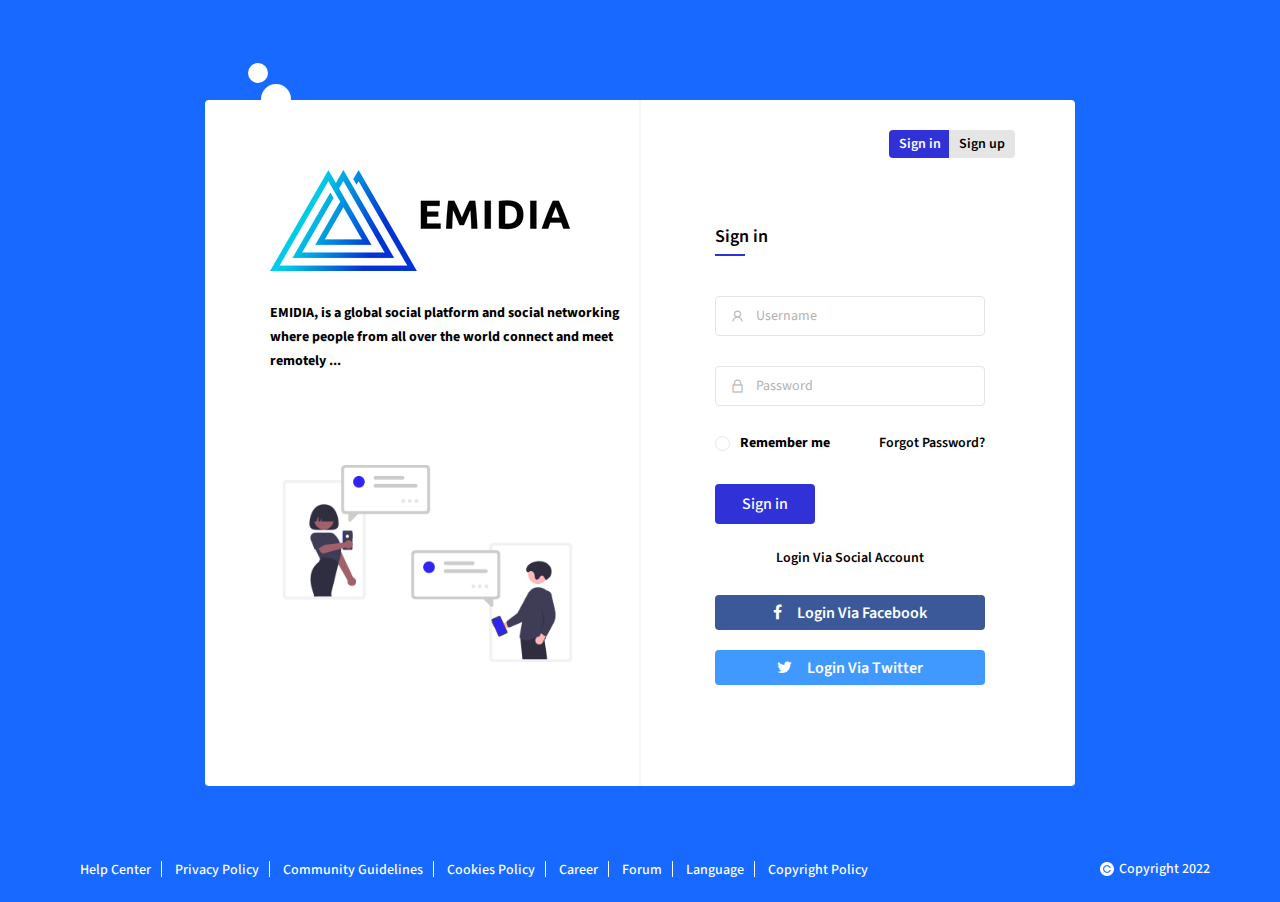
<file: sign-in.html>
<!DOCTYPE html>
<html>
<head>
<meta charset="UTF-8">
<title>EMIdia</title>
<link rel="icon" href="images/logo_free-file.png">
<meta name="viewport" content="width=device-width, initial-scale=1.0">
<meta name="description" content="" />
<meta name="keywords" content="" />
<link rel="stylesheet" type="text/css" href="css/animate.css">
<link rel="stylesheet" type="text/css" href="css/bootstrap.min.css">
<link rel="stylesheet" type="text/css" href="css/line-awesome.css">
<link rel="stylesheet" type="text/css" href="css/line-awesome-font-awesome.min.css">
<link rel="stylesheet" type="text/css" href="css/font-awesome.min.css">
<link rel="stylesheet" type="text/css" href="lib/slick/slick.css">
<link rel="stylesheet" type="text/css" href="lib/slick/slick-theme.css">
<link rel="stylesheet" type="text/css" href="css/style.css">
<link rel="stylesheet" type="text/css" href="css/responsive.css">
</head>


<body class="sign-in">
	

	<div class="wrapper">
		

		<div class="sign-in-page">
			<div class="signin-popup">
				<div class="signin-pop">
					<div class="row">
						<div class="col-lg-6">
							<div class="cmp-info">
								<div class="cm-logo">
									<img src="images/EMIDIA_free-file 3.png" alt="">
									<p>EMIDIA,  is a global social platform and social networking where people from all over the world connect and meet remotely ...</p>
								</div><!--cm-logo end-->	
								<img src="images/social_media.png" alt="">			
							</div><!--cmp-info end-->
						</div>
						<div class="col-lg-6">
							<div class="login-sec">
								<ul class="sign-control">
									<li data-tab="tab-1" class="current"><a href="#" title="">Sign in</a></li>				
									<li data-tab="tab-2"><a href="#" title="">Sign up</a></li>				
								</ul>			
								<div class="sign_in_sec current" id="tab-1">
									
									<h3>Sign in</h3>
									<form  id="form1" name="myForm1" action='/php/login.php'>
										<div class="row">
											<div class="col-lg-12 no-pdd">
												<div id=error_username class="error" ></div>
												<div class="sn-field">
													<input  type="text" name="username" placeholder="Username">
													<i class="la la-user"></i>
												</div><!--sn-field end-->
											</div>
											<div class="col-lg-12 no-pdd">
												<div id=error_password class="error" ></div>
												<div class="sn-field">
													<input  type="password" name="password" placeholder="Password">
													<i class="la la-lock"></i>
												</div>
											</div>
											<div class="col-lg-12 no-pdd">
												<div class="checky-sec">
													<div class="fgt-sec">
														<input type="checkbox" name="cc" id="c1">
														<label for="c1">
															<span></span>
														</label>
														<small>Remember me</small>
													</div><!--fgt-sec end-->
													<a href="#" title="">Forgot Password?</a>
												</div>
											</div>
											<div class="col-lg-12 no-pdd">
												<button  type="submit" name="submit" value="submit">Sign in</button>
											</div>
										</div>
									</form>
									<div class="login-resources">
										<h4>Login Via Social Account</h4>
										<ul>
											<li><a href="#" title="" class="fb"><i class="fa fa-facebook"></i>Login Via Facebook</a></li>
											<li><a href="#" title="" class="tw"><i class="fa fa-twitter"></i>Login Via Twitter</a></li>
										</ul>
									</div><!--login-resources end-->
								</div><!--sign_in_sec end-->
								<div class="sign_in_sec" id="tab-2">
									<h3>Sign up</h3>
									<div class="dff-tab current" id="tab-3">
										<form id="form2" name="myForm2" action="/php/signup.php" >
											<div class="row">
												<div class="col-lg-12 no-pdd">
													<div class="sn-field">
														<input type="text" name="name" placeholder="Full Name">
														<i class="la la-user"></i>
													</div>
												</div>
												<div class="col-lg-12 no-pdd">
													<div class="sn-field">
														<input type="email" name="email" placeholder="Email">
														<i class="la la-globe"></i>
													</div>
												</div>
												<div class="col-lg-12 no-pdd">
													<div class="sn-field">
														<select>
															<option>Male</option>
															<option>Female</option>
														</select>
														<i class="la la-dropbox"></i>
														<span><i class="fa fa-ellipsis-h"></i></span>
													</div>
												</div>
												<div class="col-lg-12 no-pdd">
													<div class="sn-field">
														<input type="password" name="password" placeholder="Password">
														<i class="la la-lock"></i>
													</div>
												</div>
												<div class="col-lg-12 no-pdd">
													<div class="sn-field">
														<input type="password" name="repeat-password" placeholder="Repeat Password">
														<i class="la la-lock"></i>
													</div>
												</div>
												<div class="col-lg-12 no-pdd">
													<div class="checky-sec st2">
														<div class="fgt-sec">
															<input type="checkbox" name="cc" id="c2">
															<label for="c2">
																<span></span>
															</label>
															<small>Yes, I understand and agree to EMIDIA Terms & Conditions.</small>
														</div><!--fgt-sec end-->
													</div>
												</div>
												<div class="col-lg-12 no-pdd">
													<button type="submit" value="submit">Get Started</button>
												</div>
												<div class="login-resources">
													<h4>Sign up Via Social Account</h4>
													<ul>
														<li><a href="#" title="" class="fb"><i class="fa fa-facebook"></i>Sign up Via Facebook</a></li>
														<li><a href="#" title="" class="tw"><i class="fa fa-twitter"></i>Sign up Via Twitter</a></li>
													</ul>
												</div>
											</div>
										</form>
									</div><!--dff-tab end-->
									<div class="dff-tab" id="tab-4">
										<form>
											<div class="row">
												<div class="col-lg-12 no-pdd">
													<div class="sn-field">
														<input type="text" name="company-name" placeholder="Company Name">
														<i class="la la-building"></i>
													</div>
												</div>
												<div class="col-lg-12 no-pdd">
													<div class="sn-field">
														<input type="text" name="country" placeholder="Country">
														<i class="la la-globe"></i>
													</div>
												</div>
												<div class="col-lg-12 no-pdd">
													<div class="sn-field">
														<input type="password" name="password" placeholder="Password">
														<i class="la la-lock"></i>
													</div>
												</div>
												<div class="col-lg-12 no-pdd">
													<div class="sn-field">
														<input type="password" name="repeat-password" placeholder="Repeat Password">
														<i class="la la-lock"></i>
													</div>
												</div>
												<div class="col-lg-12 no-pdd">
													<div class="checky-sec st2">
														<div class="fgt-sec">
															<input type="checkbox" name="cc" id="c3">
															<label for="c3">
																<span></span>
															</label>
															<small>Yes, I understand and agree to EMIDIA Terms & Conditions.</small>
														</div><!--fgt-sec end-->
													</div>
												</div>
												<div class="col-lg-12 no-pdd">
													<button type="submit" value="submit">Get Started</button>
												</div>
											</div>
										</form>
									</div><!--dff-tab end-->
								</div>		
							</div><!--login-sec end-->
						</div>
					</div>		
				</div><!--signin-pop end-->
			</div><!--signin-popup end-->
			<div class="footy-sec">
				<div class="container">
					<ul>
						<li><a href="#" title="">Help Center</a></li>
						<li><a href="#" title="">Privacy Policy</a></li>
						<li><a href="#" title="">Community Guidelines</a></li>
						<li><a href="#" title="">Cookies Policy</a></li>
						<li><a href="#" title="">Career</a></li>
						<li><a href="#" title="">Forum</a></li>
						<li><a href="#" title="">Language</a></li>
						<li><a href="#" title="">Copyright Policy</a></li>
					</ul>
					<p><img src="images/copy-icon.png" alt="">Copyright 2022</p>
				</div>
			</div><!--footy-sec end-->
		</div><!--sign-in-page end-->


	</div><!--theme-layout end-->



<script type="text/javascript" src="js/jquery.min.js"></script>
<script type="text/javascript" src="js/popper.js"></script>
<script type="text/javascript" src="js/bootstrap.min.js"></script>
<script type="text/javascript" src="lib/slick/slick.min.js"></script>
<script type="text/javascript" src="js/script.js"></script>
<script >
/*	document.myForm1.submit.disabled=true;
	document.myForm2.submit.disabled=true;
	document.forms["myForm1"]["submit"].style.backgroundColor="rgb(220,220,220)";
	document.forms["myForm1"]["submit"].style.backgroundColor="rgb(220,220,220)";
	/* Validating data in the first form */
/*	var form1 = document.getElementById("form1");
	form1.addEventListener('submit', function handlesubmit(e) {
    e.preventDefault();
	});

	/*document.myForm1.username.value = "";
	document.myForm1.password.value = "";

	function validate_name(){
		var name=document.myForm1.username;  
		var password=document.myForm1.password;
		if (name.value==null ||name.value==""){  
			document.getElementById("error_username").style.display="block";
			document.getElementById("error_username").innerHTML="The name shouldn't be empty !";
			document.myForm1.submit.disabled=true;
			document.forms["myForm1"]["submit"].style.backgroundColor="rgb(220,220,220)";

		}else {
			document.getElementById("error_username").style.display="none";
			if (password.value==null || password.value==""){  
				document.myForm1.submit.disabled=false;
				document.forms["myForm1"]["submit"].style.backgroundColor="rgb(49, 49, 216)";
			}else {
				document.myForm1.submit.disabled=true;
				document.forms["myForm1"]["submit"].style.backgroundColor="rgb(220,220,220)";
		}

	};

	 function validate_password(){
		var name=document.myForm1.username;
		var password=document.myForm1.password;
		if (password.value==null || password.value==""){  
			 document.getElementById("error_password").style.display="block";
			 document.getElementById("error_password").innerHTML="The password shouldn't be empty !";
			 document.myForm1.submit.disabled=true;
			 document.forms["myForm1"]["submit"].style.backgroundColor="rgb(220,220,220)";
		}else {
			 document.getElementById("error_password").style.display="none";

			 if (name.value==null ||name.value==""){  
				document.myForm1.submit.disabled=false;
				document.forms["myForm1"]["submit"].style.backgroundColor="rgb(49, 49, 216)";

			}else {
				document.myForm1.submit.disabled=true;
				document.forms["myForm1"]["submit"].style.backgroundColor="rgb(220,220,220)";
			}
		 }

	};*/

	/* Validating data in the second form */

	/*var form2 = document.getElementById("form2");
	form2.addEventListener('submit', function handlesubmit(e) {
    e.preventDefault();
	});
*/

</script>
</body>
</html>
</file>
<file: css/line-awesome.css>
/*!
 *  Line Awesome 1.1.0 by @icons_8 - https://icons8.com/line-awesome
 *  License - https://icons8.com/good-boy-license/ (Font: SIL OFL 1.1, CSS: MIT License)
 *
 * Made with love by Icons8 [ https://icons8.com/ ] using FontCustom [ https://github.com/FontCustom/fontcustom ]
 *
 * Contacts:
 *    [ https://icons8.com/contact ]
 *
 * Follow Icon8 on
 *    Twitter [ https://twitter.com/icons_8 ]
 *    Facebook [ https://www.facebook.com/Icons8 ]
 *    Google+ [ https://plus.google.com/+Icons8 ]
 *    GitHub [ https://github.com/icons8 ]
 */

@font-face {
  font-family: "LineAwesome";
  src: url("../fonts/line-awesome.eot?v=1.1.");
  src: url("../fonts/line-awesome.eot??v=1.1.#iefix") format("embedded-opentype"),
       url("../fonts/line-awesome.woff2?v=1.1.") format("woff2"),
       url("../fonts/line-awesome.woff?v=1.1.") format("woff"),
       url("../fonts/line-awesome.ttf?v=1.1.") format("truetype"),
       url("../fonts/line-awesome.svg?v=1.1.#fa") format("svg");
  font-weight: normal;
  font-style: normal;
}

@media screen and (-webkit-min-device-pixel-ratio:0) {
  @font-face {
    font-family: "LineAwesome";
    src: url("../fonts/line-awesome.svg?v=1.1.#fa") format("svg");
  }
}

/* Thanks to http://fontawesome.io @fontawesome and @davegandy */
.la {
    display: inline-block;
    font: normal normal normal 16px/1 "LineAwesome";
    font-size: inherit;
    text-decoration: inherit;
    text-rendering: optimizeLegibility;
    text-transform: none;
    -moz-osx-font-smoothing: grayscale;
    -webkit-font-smoothing: antialiased;
    font-smoothing: antialiased;
}
/* makes the font 33% larger relative to the icon container */
.la-lg {
    font-size: 1.33333333em;
    line-height: 0.75em;
    vertical-align: -15%;
}
.la-2x {
    font-size: 2em;
}
.la-3x {
    font-size: 3em;
}
.la-4x {
    font-size: 4em;
}
.la-5x {
    font-size: 5em;
}
.la-fw {
    width: 1.28571429em;
    text-align: center;
}
.la-ul {
    padding-left: 0;
    margin-left: 2.14285714em;
    list-style-type: none;
}
.la-ul > li {
    position: relative;
}
.la-li {
    position: absolute;
    left: -2.14285714em;
    width: 2.14285714em;
    top: 0.14285714em;
    text-align: center;
}
.la-li.la-lg {
    left: -1.85714286em;
}
.la-border {
    padding: .2em .25em .15em;
    border: solid 0.08em #eeeeee;
    border-radius: .1em;
}
.pull-right {
    float: right;
}
.pull-left {
    float: left;
}
.li.pull-left {
    margin-right: .3em;
}
.li.pull-right {
    margin-left: .3em;
}
.la-spin {
    -webkit-animation: fa-spin 2s infinite linear;
    animation: fa-spin 2s infinite linear;
}
@-webkit-keyframes fa-spin {
    0% {
        -webkit-transform: rotate(0deg);
        transform: rotate(0deg);
    }
    100% {
        -webkit-transform: rotate(359deg);
        transform: rotate(359deg);
    }
}
@keyframes fa-spin {
    0% {
        -webkit-transform: rotate(0deg);
        transform: rotate(0deg);
    }
    100% {
        -webkit-transform: rotate(359deg);
        transform: rotate(359deg);
    }
}
.la-rotate-90 {
    filter: progid:DXImageTransform.Microsoft.BasicImage(rotation=1);
    -webkit-transform: rotate(90deg);
    -ms-transform: rotate(90deg);
    transform: rotate(90deg);
}
.la-rotate-180 {
    filter: progid:DXImageTransform.Microsoft.BasicImage(rotation=2);
    -webkit-transform: rotate(180deg);
    -ms-transform: rotate(180deg);
    transform: rotate(180deg);
}
.la-rotate-270 {
    filter: progid:DXImageTransform.Microsoft.BasicImage(rotation=3);
    -webkit-transform: rotate(270deg);
    -ms-transform: rotate(270deg);
    transform: rotate(270deg);
}
.la-flip-horizontal {
    filter: progid:DXImageTransform.Microsoft.BasicImage(rotation=0, mirror=1);
    -webkit-transform: scale(-1, 1);
    -ms-transform: scale(-1, 1);
    transform: scale(-1, 1);
}
.la-flip-vertical {
    filter: progid:DXImageTransform.Microsoft.BasicImage(rotation=2, mirror=1);
    -webkit-transform: scale(1, -1);
    -ms-transform: scale(1, -1);
    transform: scale(1, -1);
}
:root .la-rotate-90,
:root .la-rotate-180,
:root .la-rotate-270,
:root .la-flip-horizontal,
:root .la-flip-vertical {
    filter: none;
}
.la-stack {
    position: relative;
    display: inline-block;
    width: 2em;
    height: 2em;
    line-height: 2em;
    vertical-align: middle;
}
.la-stack-1x,
.la-stack-2x {
    position: absolute;
    left: 0;
    width: 100%;
    text-align: center;
}
.la-stack-1x {
    line-height: inherit;
}
.la-stack-2x {
    font-size: 2em;
}
.la-inverse {
    color: #ffffff;
}
/* Thanks to http://fontawesome.io @fontawesome and @davegandy */

.la-500px:before { content: "\f100"; }
.la-adjust:before { content: "\f101"; }
.la-adn:before { content: "\f102"; }
.la-align-center:before { content: "\f103"; }
.la-align-justify:before { content: "\f104"; }
.la-align-left:before { content: "\f105"; }
.la-align-right:before { content: "\f106"; }
.la-amazon:before { content: "\f107"; }
.la-ambulance:before { content: "\f108"; }
.la-anchor:before { content: "\f109"; }
.la-android:before { content: "\f10a"; }
.la-angellist:before { content: "\f10b"; }
.la-angle-double-down:before { content: "\f10c"; }
.la-angle-double-left:before { content: "\f10d"; }
.la-angle-double-right:before { content: "\f10e"; }
.la-angle-double-up:before { content: "\f10f"; }
.la-angle-down:before { content: "\f110"; }
.la-angle-left:before { content: "\f111"; }
.la-angle-right:before { content: "\f112"; }
.la-angle-up:before { content: "\f113"; }
.la-apple:before { content: "\f114"; }
.la-archive:before { content: "\f115"; }
.la-area-chart:before { content: "\f116"; }
.la-arrow-circle-down:before { content: "\f117"; }
.la-arrow-circle-left:before { content: "\f118"; }
.la-arrow-circle-o-down:before { content: "\f119"; }
.la-arrow-circle-o-left:before { content: "\f11a"; }
.la-arrow-circle-o-right:before { content: "\f11b"; }
.la-arrow-circle-o-up:before { content: "\f11c"; }
.la-arrow-circle-right:before { content: "\f11d"; }
.la-arrow-circle-up:before { content: "\f11e"; }
.la-arrow-down:before { content: "\f11f"; }
.la-arrow-left:before { content: "\f120"; }
.la-arrow-right:before { content: "\f121"; }
.la-arrow-up:before { content: "\f122"; }
.la-arrows:before { content: "\f123"; }
.la-arrows-alt:before { content: "\f124"; }
.la-arrows-h:before { content: "\f125"; }
.la-arrows-v:before { content: "\f126"; }
.la-asterisk:before { content: "\f127"; }
.la-at:before { content: "\f128"; }
.la-automobile:before { content: "\f129"; }
.la-backward:before { content: "\f12a"; }
.la-balance-scale:before { content: "\f12b"; }
.la-ban:before { content: "\f12c"; }
.la-bank:before { content: "\f12d"; }
.la-bar-chart:before { content: "\f12e"; }
.la-bar-chart-o:before { content: "\f12f"; }
.la-barcode:before { content: "\f130"; }
.la-bars:before { content: "\f131"; }
.la-battery-0:before { content: "\f132"; }
.la-battery-1:before { content: "\f133"; }
.la-battery-2:before { content: "\f134"; }
.la-battery-3:before { content: "\f135"; }
.la-battery-4:before { content: "\f136"; }
.la-battery-empty:before { content: "\f137"; }
.la-battery-full:before { content: "\f138"; }
.la-battery-half:before { content: "\f139"; }
.la-battery-quarter:before { content: "\f13a"; }
.la-battery-three-quarters:before { content: "\f13b"; }
.la-bed:before { content: "\f13c"; }
.la-beer:before { content: "\f13d"; }
.la-behance:before { content: "\f13e"; }
.la-behance-square:before { content: "\f13f"; }
.la-bell:before { content: "\f140"; }
.la-bell-o:before { content: "\f141"; }
.la-bell-slash:before { content: "\f142"; }
.la-bell-slash-o:before { content: "\f143"; }
.la-bicycle:before { content: "\f144"; }
.la-binoculars:before { content: "\f145"; }
.la-birthday-cake:before { content: "\f146"; }
.la-bitbucket:before { content: "\f147"; }
.la-bitbucket-square:before { content: "\f148"; }
.la-bitcoin:before { content: "\f149"; }
.la-black-tie:before { content: "\f14a"; }
.la-bold:before { content: "\f14b"; }
.la-bolt:before { content: "\f14c"; }
.la-bomb:before { content: "\f14d"; }
.la-book:before { content: "\f14e"; }
.la-bookmark:before { content: "\f14f"; }
.la-bookmark-o:before { content: "\f150"; }
.la-briefcase:before { content: "\f151"; }
.la-btc:before { content: "\f152"; }
.la-bug:before { content: "\f153"; }
.la-building:before { content: "\f154"; }
.la-building-o:before { content: "\f155"; }
.la-bullhorn:before { content: "\f156"; }
.la-bullseye:before { content: "\f157"; }
.la-bus:before { content: "\f158"; }
.la-buysellads:before { content: "\f159"; }
.la-cab:before { content: "\f15a"; }
.la-calculator:before { content: "\f15b"; }
.la-calendar:before { content: "\f15c"; }
.la-calendar-check-o:before { content: "\f15d"; }
.la-calendar-minus-o:before { content: "\f15e"; }
.la-calendar-o:before { content: "\f15f"; }
.la-calendar-plus-o:before { content: "\f160"; }
.la-calendar-times-o:before { content: "\f161"; }
.la-camera:before { content: "\f162"; }
.la-camera-retro:before { content: "\f163"; }
.la-car:before { content: "\f164"; }
.la-caret-down:before { content: "\f165"; }
.la-caret-left:before { content: "\f166"; }
.la-caret-right:before { content: "\f167"; }
.la-caret-square-o-down:before, .la-toggle-down:before { content: "\f168"; }
.la-caret-square-o-left:before, .la-toggle-left:before { content: "\f169"; }
.la-caret-square-o-right:before, .la-toggle-right:before { content: "\f16a"; }
.la-caret-square-o-up:before, .la-toggle-up:before { content: "\f16b"; }
.la-caret-up:before { content: "\f16c"; }
.la-cart-arrow-down:before { content: "\f16d"; }
.la-cart-plus:before { content: "\f16e"; }
.la-cc:before { content: "\f16f"; }
.la-cc-amex:before { content: "\f170"; }
.la-cc-diners-club:before { content: "\f171"; }
.la-cc-discover:before { content: "\f172"; }
.la-cc-jcb:before { content: "\f173"; }
.la-cc-mastercard:before { content: "\f174"; }
.la-cc-paypal:before { content: "\f175"; }
.la-cc-stripe:before { content: "\f176"; }
.la-cc-visa:before { content: "\f177"; }
.la-certificate:before { content: "\f178"; }
.la-chain:before { content: "\f179"; }
.la-chain-broken:before { content: "\f17a"; }
.la-check:before { content: "\f17b"; }
.la-check-circle:before { content: "\f17c"; }
.la-check-circle-o:before { content: "\f17d"; }
.la-check-square:before { content: "\f17e"; }
.la-check-square-o:before { content: "\f17f"; }
.la-chevron-circle-down:before { content: "\f180"; }
.la-chevron-circle-left:before { content: "\f181"; }
.la-chevron-circle-right:before { content: "\f182"; }
.la-chevron-circle-up:before { content: "\f183"; }
.la-chevron-down:before { content: "\f184"; }
.la-chevron-left:before { content: "\f185"; }
.la-chevron-right:before { content: "\f186"; }
.la-chevron-up:before { content: "\f187"; }
.la-child:before { content: "\f188"; }
.la-chrome:before { content: "\f189"; }
.la-circle:before { content: "\f18a"; }
.la-circle-o:before { content: "\f18b"; }
.la-circle-o-notch:before { content: "\f18c"; }
.la-circle-thin:before { content: "\f18d"; }
.la-clipboard:before { content: "\f18e"; }
.la-clock-o:before { content: "\f18f"; }
.la-clone:before { content: "\f190"; }
.la-close:before { content: "\f191"; }
.la-cloud:before { content: "\f192"; }
.la-cloud-download:before { content: "\f193"; }
.la-cloud-upload:before { content: "\f194"; }
.la-cny:before { content: "\f195"; }
.la-code:before { content: "\f196"; }
.la-code-fork:before { content: "\f197"; }
.la-codepen:before { content: "\f198"; }
.la-coffee:before { content: "\f199"; }
.la-cog:before { content: "\f19a"; }
.la-cogs:before { content: "\f19b"; }
.la-columns:before { content: "\f19c"; }
.la-comment:before { content: "\f19d"; }
.la-comment-o:before { content: "\f19e"; }
.la-commenting:before { content: "\f19f"; }
.la-commenting-o:before { content: "\f1a0"; }
.la-comments:before { content: "\f1a1"; }
.la-comments-o:before { content: "\f1a2"; }
.la-compass:before { content: "\f1a3"; }
.la-compress:before { content: "\f1a4"; }
.la-connectdevelop:before { content: "\f1a5"; }
.la-contao:before { content: "\f1a6"; }
.la-copy:before { content: "\f1a7"; }
.la-copyright:before { content: "\f1a8"; }
.la-creative-commons:before { content: "\f1a9"; }
.la-credit-card:before { content: "\f1aa"; }
.la-crop:before { content: "\f1ab"; }
.la-crosshairs:before { content: "\f1ac"; }
.la-css3:before { content: "\f1ad"; }
.la-cube:before { content: "\f1ae"; }
.la-cubes:before { content: "\f1af"; }
.la-cut:before { content: "\f1b0"; }
.la-cutlery:before { content: "\f1b1"; }
.la-dashboard:before { content: "\f1b2"; }
.la-dashcube:before { content: "\f1b3"; }
.la-database:before { content: "\f1b4"; }
.la-dedent:before { content: "\f1b5"; }
.la-delicious:before { content: "\f1b6"; }
.la-desktop:before { content: "\f1b7"; }
.la-deviantart:before { content: "\f1b8"; }
.la-diamond:before { content: "\f1b9"; }
.la-digg:before { content: "\f1ba"; }
.la-dollar:before { content: "\f1bb"; }
.la-dot-circle-o:before { content: "\f1bc"; }
.la-download:before { content: "\f1bd"; }
.la-dribbble:before { content: "\f1be"; }
.la-dropbox:before { content: "\f1bf"; }
.la-drupal:before { content: "\f1c0"; }
.la-edit:before { content: "\f1c1"; }
.la-eject:before { content: "\f1c2"; }
.la-ellipsis-h:before { content: "\f1c3"; }
.la-ellipsis-v:before { content: "\f1c4"; }
.la-empire:before, .la-ge:before { content: "\f1c5"; }
.la-envelope:before { content: "\f1c6"; }
.la-envelope-o:before { content: "\f1c7"; }
.la-envelope-square:before { content: "\f1c8"; }
.la-eraser:before { content: "\f1c9"; }
.la-eur:before { content: "\f1ca"; }
.la-euro:before { content: "\f1cb"; }
.la-exchange:before { content: "\f1cc"; }
.la-exclamation:before { content: "\f1cd"; }
.la-exclamation-circle:before { content: "\f1ce"; }
.la-exclamation-triangle:before { content: "\f1cf"; }
.la-expand:before { content: "\f1d0"; }
.la-expeditedssl:before { content: "\f1d1"; }
.la-external-link:before { content: "\f1d2"; }
.la-external-link-square:before { content: "\f1d3"; }
.la-eye:before { content: "\f1d4"; }
.la-eye-slash:before { content: "\f1d5"; }
.la-eyedropper:before { content: "\f1d6"; }
.la-facebook:before, .la-facebook-f:before { content: "\f1d7"; }
.la-facebook-official:before { content: "\f1d8"; }
.la-facebook-square:before { content: "\f1d9"; }
.la-fast-backward:before { content: "\f1da"; }
.la-fast-forward:before { content: "\f1db"; }
.la-fax:before { content: "\f1dc"; }
.la-female:before { content: "\f1dd"; }
.la-fighter-jet:before { content: "\f1de"; }
.la-file:before { content: "\f1df"; }
.la-file-archive-o:before { content: "\f1e0"; }
.la-file-audio-o:before { content: "\f1e1"; }
.la-file-code-o:before { content: "\f1e2"; }
.la-file-excel-o:before { content: "\f1e3"; }
.la-file-image-o:before { content: "\f1e4"; }
.la-file-movie-o:before { content: "\f1e5"; }
.la-file-o:before { content: "\f1e6"; }
.la-file-pdf-o:before { content: "\f1e7"; }
.la-file-photo-o:before { content: "\f1e8"; }
.la-file-picture-o:before { content: "\f1e9"; }
.la-file-powerpoint-o:before { content: "\f1ea"; }
.la-file-sound-o:before { content: "\f1eb"; }
.la-file-text:before { content: "\f1ec"; }
.la-file-text-o:before { content: "\f1ed"; }
.la-file-video-o:before { content: "\f1ee"; }
.la-file-word-o:before { content: "\f1ef"; }
.la-file-zip-o:before { content: "\f1f0"; }
.la-files-o:before { content: "\f1f1"; }
.la-film:before { content: "\f1f2"; }
.la-filter:before { content: "\f1f3"; }
.la-fire:before { content: "\f1f4"; }
.la-fire-extinguisher:before { content: "\f1f5"; }
.la-firefox:before { content: "\f1f6"; }
.la-flag:before { content: "\f1f7"; }
.la-flag-checkered:before { content: "\f1f8"; }
.la-flag-o:before { content: "\f1f9"; }
.la-flash:before { content: "\f1fa"; }
.la-flask:before { content: "\f1fb"; }
.la-flickr:before { content: "\f1fc"; }
.la-floppy-o:before { content: "\f1fd"; }
.la-folder:before { content: "\f1fe"; }
.la-folder-o:before { content: "\f1ff"; }
.la-folder-open:before { content: "\f200"; }
.la-folder-open-o:before { content: "\f201"; }
.la-font:before { content: "\f202"; }
.la-fonticons:before { content: "\f203"; }
.la-forumbee:before { content: "\f204"; }
.la-forward:before { content: "\f205"; }
.la-foursquare:before { content: "\f206"; }
.la-frown-o:before { content: "\f207"; }
.la-futbol-o:before, .la-soccer-ball-o:before { content: "\f208"; }
.la-gamepad:before { content: "\f209"; }
.la-gavel:before { content: "\f20a"; }
.la-gbp:before { content: "\f20b"; }
.la-gear:before { content: "\f20c"; }
.la-gears:before { content: "\f20d"; }
.la-genderless:before { content: "\f20e"; }
.la-get-pocket:before { content: "\f20f"; }
.la-gg:before { content: "\f210"; }
.la-gg-circle:before { content: "\f211"; }
.la-gift:before { content: "\f212"; }
.la-git:before { content: "\f213"; }
.la-git-square:before { content: "\f214"; }
.la-github:before { content: "\f215"; }
.la-github-alt:before { content: "\f216"; }
.la-github-square:before { content: "\f217"; }
.la-glass:before { content: "\f218"; }
.la-globe:before { content: "\f219"; }
.la-google:before { content: "\f21a"; }
.la-google-plus:before { content: "\f21b"; }
.la-google-plus-square:before { content: "\f21c"; }
.la-google-wallet:before { content: "\f21d"; }
.la-graduation-cap:before { content: "\f21e"; }
.la-gratipay:before, .la-gittip:before { content: "\f21f"; }
.la-group:before { content: "\f220"; }
.la-h-square:before { content: "\f221"; }
.la-hacker-news:before { content: "\f222"; }
.la-hand-grab-o:before { content: "\f223"; }
.la-hand-lizard-o:before { content: "\f224"; }
.la-hand-o-down:before { content: "\f225"; }
.la-hand-o-left:before { content: "\f226"; }
.la-hand-o-right:before { content: "\f227"; }
.la-hand-o-up:before { content: "\f228"; }
.la-hand-paper-o:before { content: "\f229"; }
.la-hand-peace-o:before { content: "\f22a"; }
.la-hand-pointer-o:before { content: "\f22b"; }
.la-hand-rock-o:before { content: "\f22c"; }
.la-hand-scissors-o:before { content: "\f22d"; }
.la-hand-spock-o:before { content: "\f22e"; }
.la-hand-stop-o:before { content: "\f22f"; }
.la-hdd-o:before { content: "\f230"; }
.la-header:before { content: "\f231"; }
.la-headphones:before { content: "\f232"; }
.la-heart:before { content: "\f233"; }
.la-heart-o:before { content: "\f234"; }
.la-heartbeat:before { content: "\f235"; }
.la-history:before { content: "\f236"; }
.la-home:before { content: "\f237"; }
.la-hospital-o:before { content: "\f238"; }
.la-hotel:before { content: "\f239"; }
.la-hourglass:before { content: "\f23a"; }
.la-hourglass-1:before { content: "\f23b"; }
.la-hourglass-2:before { content: "\f23c"; }
.la-hourglass-3:before { content: "\f23d"; }
.la-hourglass-end:before { content: "\f23e"; }
.la-hourglass-half:before { content: "\f23f"; }
.la-hourglass-o:before { content: "\f240"; }
.la-hourglass-start:before { content: "\f241"; }
.la-houzz:before { content: "\f242"; }
.la-html5:before { content: "\f243"; }
.la-i-cursor:before { content: "\f244"; }
.la-ils:before { content: "\f245"; }
.la-image:before { content: "\f246"; }
.la-inbox:before { content: "\f247"; }
.la-indent:before { content: "\f248"; }
.la-industry:before { content: "\f249"; }
.la-info:before { content: "\f24a"; }
.la-info-circle:before { content: "\f24b"; }
.la-inr:before { content: "\f24c"; }
.la-instagram:before { content: "\f24d"; }
.la-institution:before { content: "\f24e"; }
.la-internet-explorer:before { content: "\f24f"; }
.la-ioxhost:before { content: "\f250"; }
.la-italic:before { content: "\f251"; }
.la-joomla:before { content: "\f252"; }
.la-jpy:before { content: "\f253"; }
.la-jsfiddle:before { content: "\f254"; }
.la-key:before { content: "\f255"; }
.la-keyboard-o:before { content: "\f256"; }
.la-krw:before { content: "\f257"; }
.la-language:before { content: "\f258"; }
.la-laptop:before { content: "\f259"; }
.la-lastfm:before { content: "\f25a"; }
.la-lastfm-square:before { content: "\f25b"; }
.la-leaf:before { content: "\f25c"; }
.la-leanpub:before { content: "\f25d"; }
.la-legal:before { content: "\f25e"; }
.la-lemon-o:before { content: "\f25f"; }
.la-level-down:before { content: "\f260"; }
.la-level-up:before { content: "\f261"; }
.la-life-bouy:before { content: "\f262"; }
.la-life-buoy:before { content: "\f263"; }
.la-life-ring:before, .la-support:before { content: "\f264"; }
.la-life-saver:before { content: "\f265"; }
.la-lightbulb-o:before { content: "\f266"; }
.la-line-chart:before { content: "\f267"; }
.la-link:before { content: "\f268"; }
.la-linkedin:before { content: "\f269"; }
.la-linkedin-square:before { content: "\f26a"; }
.la-linux:before { content: "\f26b"; }
.la-list:before { content: "\f26c"; }
.la-list-alt:before { content: "\f26d"; }
.la-list-ol:before { content: "\f26e"; }
.la-list-ul:before { content: "\f26f"; }
.la-location-arrow:before { content: "\f270"; }
.la-lock:before { content: "\f271"; }
.la-long-arrow-down:before { content: "\f272"; }
.la-long-arrow-left:before { content: "\f273"; }
.la-long-arrow-right:before { content: "\f274"; }
.la-long-arrow-up:before { content: "\f275"; }
.la-magic:before { content: "\f276"; }
.la-magnet:before { content: "\f277"; }
.la-mail-forward:before { content: "\f278"; }
.la-mail-reply:before { content: "\f279"; }
.la-mail-reply-all:before { content: "\f27a"; }
.la-male:before { content: "\f27b"; }
.la-map:before { content: "\f27c"; }
.la-map-marker:before { content: "\f27d"; }
.la-map-o:before { content: "\f27e"; }
.la-map-pin:before { content: "\f27f"; }
.la-map-signs:before { content: "\f280"; }
.la-mars:before { content: "\f281"; }
.la-mars-double:before { content: "\f282"; }
.la-mars-stroke:before { content: "\f283"; }
.la-mars-stroke-h:before { content: "\f284"; }
.la-mars-stroke-v:before { content: "\f285"; }
.la-maxcdn:before { content: "\f286"; }
.la-meanpath:before { content: "\f287"; }
.la-medium:before { content: "\f288"; }
.la-medkit:before { content: "\f289"; }
.la-meh-o:before { content: "\f28a"; }
.la-mercury:before { content: "\f28b"; }
.la-microphone:before { content: "\f28c"; }
.la-microphone-slash:before { content: "\f28d"; }
.la-minus:before { content: "\f28e"; }
.la-minus-circle:before { content: "\f28f"; }
.la-minus-square:before { content: "\f290"; }
.la-minus-square-o:before { content: "\f291"; }
.la-mobile:before { content: "\f292"; }
.la-mobile-phone:before { content: "\f293"; }
.la-money:before { content: "\f294"; }
.la-moon-o:before { content: "\f295"; }
.la-mortar-board:before { content: "\f296"; }
.la-motorcycle:before { content: "\f297"; }
.la-mouse-pointer:before { content: "\f298"; }
.la-music:before { content: "\f299"; }
.la-navicon:before { content: "\f29a"; }
.la-neuter:before { content: "\f29b"; }
.la-newspaper-o:before { content: "\f29c"; }
.la-object-group:before { content: "\f29d"; }
.la-object-ungroup:before { content: "\f29e"; }
.la-odnoklassniki:before { content: "\f29f"; }
.la-odnoklassniki-square:before { content: "\f2a0"; }
.la-opencart:before { content: "\f2a1"; }
.la-openid:before { content: "\f2a2"; }
.la-opera:before { content: "\f2a3"; }
.la-optin-monster:before { content: "\f2a4"; }
.la-outdent:before { content: "\f2a5"; }
.la-pagelines:before { content: "\f2a6"; }
.la-paint-brush:before { content: "\f2a7"; }
.la-paper-plane:before, .la-send:before { content: "\f2a8"; }
.la-paper-plane-o:before, .la-send-o:before { content: "\f2a9"; }
.la-paperclip:before { content: "\f2aa"; }
.la-paragraph:before { content: "\f2ab"; }
.la-paste:before { content: "\f2ac"; }
.la-pause:before { content: "\f2ad"; }
.la-paw:before { content: "\f2ae"; }
.la-paypal:before { content: "\f2af"; }
.la-pencil:before { content: "\f2b0"; }
.la-pencil-square:before { content: "\f2b1"; }
.la-pencil-square-o:before { content: "\f2b2"; }
.la-phone:before { content: "\f2b3"; }
.la-phone-square:before { content: "\f2b4"; }
.la-photo:before { content: "\f2b5"; }
.la-picture-o:before { content: "\f2b6"; }
.la-pie-chart:before { content: "\f2b7"; }
.la-pied-piper:before { content: "\f2b8"; }
.la-pied-piper-alt:before { content: "\f2b9"; }
.la-pinterest:before { content: "\f2ba"; }
.la-pinterest-p:before { content: "\f2bb"; }
.la-pinterest-square:before { content: "\f2bc"; }
.la-plane:before { content: "\f2bd"; }
.la-play:before { content: "\f2be"; }
.la-play-circle:before { content: "\f2bf"; }
.la-play-circle-o:before { content: "\f2c0"; }
.la-plug:before { content: "\f2c1"; }
.la-plus:before { content: "\f2c2"; }
.la-plus-circle:before { content: "\f2c3"; }
.la-plus-square:before { content: "\f2c4"; }
.la-plus-square-o:before { content: "\f2c5"; }
.la-power-off:before { content: "\f2c6"; }
.la-print:before { content: "\f2c7"; }
.la-puzzle-piece:before { content: "\f2c8"; }
.la-qq:before { content: "\f2c9"; }
.la-qrcode:before { content: "\f2ca"; }
.la-question:before { content: "\f2cb"; }
.la-question-circle:before { content: "\f2cc"; }
.la-quote-left:before { content: "\f2cd"; }
.la-quote-right:before { content: "\f2ce"; }
.la-ra:before { content: "\f2cf"; }
.la-random:before { content: "\f2d0"; }
.la-rebel:before { content: "\f2d1"; }
.la-recycle:before { content: "\f2d2"; }
.la-reddit:before { content: "\f2d3"; }
.la-reddit-square:before { content: "\f2d4"; }
.la-refresh:before { content: "\f2d5"; }
.la-registered:before { content: "\f2d6"; }
.la-renren:before { content: "\f2d7"; }
.la-reorder:before { content: "\f2d8"; }
.la-repeat:before { content: "\f2d9"; }
.la-reply:before { content: "\f2da"; }
.la-reply-all:before { content: "\f2db"; }
.la-retweet:before { content: "\f2dc"; }
.la-rmb:before { content: "\f2dd"; }
.la-road:before { content: "\f2de"; }
.la-rocket:before { content: "\f2df"; }
.la-rotate-left:before { content: "\f2e0"; }
.la-rotate-right:before { content: "\f2e1"; }
.la-rouble:before { content: "\f2e2"; }
.la-rss:before, .la-feed:before { content: "\f2e3"; }
.la-rss-square:before { content: "\f2e4"; }
.la-rub:before { content: "\f2e5"; }
.la-ruble:before { content: "\f2e6"; }
.la-rupee:before { content: "\f2e7"; }
.la-safari:before { content: "\f2e8"; }
.la-save:before { content: "\f2e9"; }
.la-scissors:before { content: "\f2ea"; }
.la-search:before { content: "\f2eb"; }
.la-search-minus:before { content: "\f2ec"; }
.la-search-plus:before { content: "\f2ed"; }
.la-sellsy:before { content: "\f2ee"; }
.la-server:before { content: "\f2ef"; }
.la-share:before { content: "\f2f0"; }
.la-share-alt:before { content: "\f2f1"; }
.la-share-alt-square:before { content: "\f2f2"; }
.la-share-square:before { content: "\f2f3"; }
.la-share-square-o:before { content: "\f2f4"; }
.la-shekel:before { content: "\f2f5"; }
.la-sheqel:before { content: "\f2f6"; }
.la-shield:before { content: "\f2f7"; }
.la-ship:before { content: "\f2f8"; }
.la-shirtsinbulk:before { content: "\f2f9"; }
.la-shopping-cart:before { content: "\f2fa"; }
.la-sign-in:before { content: "\f2fb"; }
.la-sign-out:before { content: "\f2fc"; }
.la-signal:before { content: "\f2fd"; }
.la-simplybuilt:before { content: "\f2fe"; }
.la-sitemap:before { content: "\f2ff"; }
.la-skyatlas:before { content: "\f300"; }
.la-skype:before { content: "\f301"; }
.la-slack:before { content: "\f302"; }
.la-sliders:before { content: "\f303"; }
.la-slideshare:before { content: "\f304"; }
.la-smile-o:before { content: "\f305"; }
.la-sort:before, .la-unsorted:before { content: "\f306"; }
.la-sort-alpha-asc:before { content: "\f307"; }
.la-sort-alpha-desc:before { content: "\f308"; }
.la-sort-amount-asc:before { content: "\f309"; }
.la-sort-amount-desc:before { content: "\f30a"; }
.la-sort-asc:before, .la-sort-up:before { content: "\f30b"; }
.la-sort-desc:before, .la-sort-down:before { content: "\f30c"; }
.la-sort-numeric-asc:before { content: "\f30d"; }
.la-sort-numeric-desc:before { content: "\f30e"; }
.la-soundcloud:before { content: "\f30f"; }
.la-space-shuttle:before { content: "\f310"; }
.la-spinner:before { content: "\f311"; }
.la-spoon:before { content: "\f312"; }
.la-spotify:before { content: "\f313"; }
.la-square:before { content: "\f314"; }
.la-square-o:before { content: "\f315"; }
.la-stack-exchange:before { content: "\f316"; }
.la-stack-overflow:before { content: "\f317"; }
.la-star:before { content: "\f318"; }
.la-star-half:before { content: "\f319"; }
.la-star-half-o:before, .la-star-half-full:before, .la-star-half-empty:before { content: "\f31a"; }
.la-star-o:before { content: "\f31b"; }
.la-steam:before { content: "\f31c"; }
.la-steam-square:before { content: "\f31d"; }
.la-step-backward:before { content: "\f31e"; }
.la-step-forward:before { content: "\f31f"; }
.la-stethoscope:before { content: "\f320"; }
.la-sticky-note:before { content: "\f321"; }
.la-sticky-note-o:before { content: "\f322"; }
.la-stop:before { content: "\f323"; }
.la-street-view:before { content: "\f324"; }
.la-strikethrough:before { content: "\f325"; }
.la-stumbleupon:before { content: "\f326"; }
.la-stumbleupon-circle:before { content: "\f327"; }
.la-subscript:before { content: "\f328"; }
.la-subway:before { content: "\f329"; }
.la-suitcase:before { content: "\f32a"; }
.la-sun-o:before { content: "\f32b"; }
.la-superscript:before { content: "\f32c"; }
.la-table:before { content: "\f32d"; }
.la-tablet:before { content: "\f32e"; }
.la-tachometer:before { content: "\f32f"; }
.la-tag:before { content: "\f330"; }
.la-tags:before { content: "\f331"; }
.la-tasks:before { content: "\f332"; }
.la-taxi:before { content: "\f333"; }
.la-television:before, .la-tv:before { content: "\f334"; }
.la-tencent-weibo:before { content: "\f335"; }
.la-terminal:before { content: "\f336"; }
.la-text-height:before { content: "\f337"; }
.la-text-width:before { content: "\f338"; }
.la-th:before { content: "\f339"; }
.la-th-large:before { content: "\f33a"; }
.la-th-list:before { content: "\f33b"; }
.la-thumb-tack:before { content: "\f33c"; }
.la-thumbs-down:before { content: "\f33d"; }
.la-thumbs-o-down:before { content: "\f33e"; }
.la-thumbs-o-up:before { content: "\f33f"; }
.la-thumbs-up:before { content: "\f340"; }
.la-ticket:before { content: "\f341"; }
.la-times:before, .la-remove:before { content: "\f342"; }
.la-times-circle:before { content: "\f343"; }
.la-times-circle-o:before { content: "\f344"; }
.la-tint:before { content: "\f345"; }
.la-toggle-off:before { content: "\f346"; }
.la-toggle-on:before { content: "\f347"; }
.la-trademark:before { content: "\f348"; }
.la-train:before { content: "\f349"; }
.la-transgender:before, .la-intersex:before { content: "\f34a"; }
.la-transgender-alt:before { content: "\f34b"; }
.la-trash:before { content: "\f34c"; }
.la-trash-o:before { content: "\f34d"; }
.la-tree:before { content: "\f34e"; }
.la-trello:before { content: "\f34f"; }
.la-tripadvisor:before { content: "\f350"; }
.la-trophy:before { content: "\f351"; }
.la-truck:before { content: "\f352"; }
.la-try:before { content: "\f353"; }
.la-tty:before { content: "\f354"; }
.la-tumblr:before { content: "\f355"; }
.la-tumblr-square:before { content: "\f356"; }
.la-turkish-lira:before { content: "\f357"; }
.la-twitch:before { content: "\f358"; }
.la-twitter:before { content: "\f359"; }
.la-twitter-square:before { content: "\f35a"; }
.la-umbrella:before { content: "\f35b"; }
.la-underline:before { content: "\f35c"; }
.la-undo:before { content: "\f35d"; }
.la-university:before { content: "\f35e"; }
.la-unlink:before { content: "\f35f"; }
.la-unlock:before { content: "\f360"; }
.la-unlock-alt:before { content: "\f361"; }
.la-upload:before { content: "\f362"; }
.la-usd:before { content: "\f363"; }
.la-user:before { content: "\f364"; }
.la-user-md:before { content: "\f365"; }
.la-user-plus:before { content: "\f366"; }
.la-user-secret:before { content: "\f367"; }
.la-user-times:before { content: "\f368"; }
.la-users:before { content: "\f369"; }
.la-venus:before { content: "\f36a"; }
.la-venus-double:before { content: "\f36b"; }
.la-venus-mars:before { content: "\f36c"; }
.la-viacoin:before { content: "\f36d"; }
.la-video-camera:before { content: "\f36e"; }
.la-vimeo:before { content: "\f36f"; }
.la-vimeo-square:before { content: "\f370"; }
.la-vine:before { content: "\f371"; }
.la-vk:before { content: "\f372"; }
.la-volume-down:before { content: "\f373"; }
.la-volume-off:before { content: "\f374"; }
.la-volume-up:before { content: "\f375"; }
.la-warning:before { content: "\f376"; }
.la-wechat:before { content: "\f377"; }
.la-weibo:before { content: "\f378"; }
.la-weixin:before { content: "\f379"; }
.la-whatsapp:before { content: "\f37a"; }
.la-wheelchair:before { content: "\f37b"; }
.la-wifi:before { content: "\f37c"; }
.la-wikipedia-w:before { content: "\f37d"; }
.la-windows:before { content: "\f37e"; }
.la-won:before { content: "\f37f"; }
.la-wordpress:before { content: "\f380"; }
.la-wrench:before { content: "\f381"; }
.la-xing:before { content: "\f382"; }
.la-xing-square:before { content: "\f383"; }
.la-y-combinator:before { content: "\f384"; }
.la-y-combinator-square:before { content: "\f385"; }
.la-yahoo:before { content: "\f386"; }
.la-yc:before { content: "\f387"; }
.la-yc-square:before { content: "\f388"; }
.la-yelp:before { content: "\f389"; }
.la-yen:before { content: "\f38a"; }
.la-youtube:before { content: "\f38b"; }
.la-youtube-play:before { content: "\f38c"; }
.la-youtube-square:before { content: "\f38d"; }
</file>
<file: css/responsive.css>
@media (max-width: 1200px) {
  header nav {
    position: fixed;
    top: 0;
    left: 0;
    width: 200px;
    height: 100%;
    background-color: rgb(49, 49, 216);
    padding: 25px 20px;
    opacity: 0;
    visibility: hidden;
    z-index: 0;
  }
  header nav.active {
    opacity: 1;
    visibility: visible;
    z-index: 9999;
  }
  header nav ul li {
    float: left;
    width: 100%;
    text-align: left;
    padding: 0 0 0 0;
    margin-bottom: 20px;
  }
  .menu-btn {
    display: block;
  }
  .user-account {
    display: none;
  }
  header nav ul li span {
    display: inline-block;
    margin-right: 10px;
  }
  .widget-about h3 {
    font-size: 16px;
  }
  .widget-about span {
    font-size: 13px;
  }
  .suggestion-usd {
    padding: 15px 5px;
  }
  .cp-sec p {
    margin-top: 10px;
    float: none;
  }
  .comment_box input {
    width: 281px;
  }
  .job-details {
    width: 112px;
  }
  .job-details h3 {
    line-height: 18px;
  }
  .sd-title h3 {
    font-size: 15px;
  }
  .cp-sec > img {
    text-align: center;
    float: none;
  }
  .cp-sec {
    text-align: center;
  }
  .flw-status li {
    margin-right: 10px;
  }
  .flw-status li span {
    font-size: 16px;
  }
  .social_links li a {
    font-size: 10px;
  }
  .footy-sec ul {
    width: 100%;
    text-align: center;
  }
  .fl-rgt {
    float: none;
    margin-top: 0;
    padding-bottom: 20px;
    width: auto;
    padding-right: 0;
  }
  .footy-sec.mn p {
    margin-top: 0;
    padding-bottom: 20px;
  }
  .footy-sec.mn ul {
    padding: 30px 0 25px 0;
  }
  .hr-rate {
    margin-top: 10px;
  }
  .filter-secs {
    margin-bottom: 40px;
  }
  .tab-feed ul li {
    margin-bottom: 30px;
  }
  .star-descp > a {
    float: left;
    width: 100%;
    margin-left: 0;
    margin-top: 10px;
  }
  .tab-feed {
    margin-bottom: 30px;
  }
  .footy-sec p {
    width: 100%;
    text-align: center;
    margin-top: 15px;
  }
  .footy-sec p img {
    float: none;
    top: 2px;
  }
  .footy-sec {
    text-align: center;
  }
  .search-bar.st2 {
    display: none;
  }
  .usr_quest {
    width: 85%;
  }
  .full-pagi {
    display: block !important;
  }
  .post_comment_sec {
    width: 85%;
  }
  .acc-leftbar .nav-tabs > a i {
    width: 30px;
  }
  .acc-leftbar .nav-tabs > a {
    font-size: 14px;
  }
  .notification-box {
    left: 100%;
    top: 0;
  }
  nav ul ul {
    left: 50%;
    top: 0;
    border: 1px solid #e4e4e4;
    padding-left: 20px;
    padding-right: 20px;
  }
  .sgt-text span {
    font-size: 12px;
  }
}

@media (max-width: 991px) {
  .sgt-text span {
    font-size: 14px;
  }
  main {
    padding: 20px 0 60px 0;
  }
  .user-specs span {
    font-size: 13px;
  }
  .comment_box input {
    width: 275px;
  }
  .job-details {
    width: auto;
  }
  .hr-rate {
    margin-top: 15px;
  }
  .suggestion-usd {
    padding: 15px 20px;
  }
  .right-sidebar {
    margin-top: 50px;
  }
  .companies-info {
    padding: 30px 0 60px 0;
  }
  .pf-gallery ul li {
    width: auto;
  }
  .social_links li a {
    font-size: 13px;
  }
  .footy-sec.mn ul li {
    margin-bottom: 10px;
  }
  .user-pro-img > a {
    left: 56%;
  }
  .no-pd {
    padding: 0;
  }
  .footy-sec ul li {
    margin-bottom: 10px;
  }
  .cm-logo {
    padding-left: 0;
  }
  .signin-pop::before {
    display: none;
  }
  .cmp-info > img {
    display: none;
  }
  .cm-logo {
    margin-bottom: 0px;
  }
  .sign-control {
    text-align: left;
  }
  .sign_in_sec {
    padding: 0 20px;
  }
  .sign-control {
    padding-left: 20px;
    padding-right: 0;
    margin-bottom: 30px;
  }
  .login-resources ul li {
    float: none;
    width: auto;
    display: inline-block;
    margin-right: 10px;
  }
  .login-resources ul li a {
    padding: 13px 15px;
  }
  .signin-popup {
    width: 100%;
    padding: 0 20px;
  }
  .cmp-info {
    padding: 40px 20px 0 20px;
  }
  .signup-tab {
    margin-top: 0;
  }
  .full-pagi {
    margin-bottom: 20px;
  }
  .widget-adver img {
    width: auto;
  }
  .widget-adver {
    text-align: center;
  }
  .widget-adver img {
    float: none;
  }
  .next-prev {
    margin-bottom: 20px;
  }
  .msgs-list {
    margin-bottom: 30px;
  }
  .acc-leftbar .nav-tabs > a i {
    width: 40px;
  }
  .acc-leftbar .nav-tabs > a {
    font-size: 16px;
  }
  .acc-leftbar {
    margin-bottom: 30px;
  }
  .profile-account-setting {
    margin-bottom: 50px;
  }
  .profile-bx-info {
    margin-bottom: 25px;
  }
  .profile-bx-details {
    margin-bottom: -25px;
  }
}

@media (max-width: 768px) {
  .login_register {
    display: none;
  }
  .forum-bar ul {
    float: right;
  }
  .comment_box input {
    width: 84%;
  }
  .comment_box {
    width: 88%;
  }
  .no-pd {
    padding: 0;
  }
  .sign-in-page {
    padding: 60px 0;
  }
  .overview-box {
    width: 100%;
  }
  .close-box {
    top: -23px;
    right: 2px;
  }
  .forum-links ul li {
    margin-right: 20px;
  }
  .forum-links ul li a {
    font-size: 13px;
  }
  .forum-links-btn {
    display: block;
  }
  .forum-links {
    position: fixed;
    top: 0;
    left: 0;
    width: 240px;
    background-color: rgb(49, 49, 216);
    height: 100%;
    padding: 0 20px;
    opacity: 0;
    visibility: hidden;
  }
  .forum-links ul li {
    float: left;
    width: 100%;
    padding: 0;
    margin-bottom: 20px;
  }
  .forum-links ul li a {
    color: #fff;
    font-size: 16px;
  }
  .forum-questions .usr_quest {
    width: 100%;
    padding: 0;
  }
  .forum-questions .usr_img {
    margin-bottom: 15px;
  }
  .page-link {
    padding: 10px;
  }
  .pvr {
    padding: 10px;
  }
  .forum-post-view .usr_quest {
    width: 100%;
    padding: 0;
    margin-top: 20px;
  }
  .mf-field input {
    width: 100%;
    margin-bottom: 20px;
  }
  .mf-field button {
    margin-left: 0;
    margin-bottom: 10px;
  }
  .message-inner-dt > img {
    margin-bottom: 10px;
  }
}

@media (max-width: 576px) {
  .signin-pop {
    margin-bottom: 40px;
  }
  .login-resources ul li {
    margin-bottom: 7px;
  }
  .logo {
    width: 100%;
    text-align: center;
  }
  .logo img {
    float: none;
  }
  .search-bar {
    width: 100%;
  }

  .cm_img {
    width: 100%;
    text-align: center;
    margin-bottom: 10px;
  }
  .cm_img img {
    float: none;
  }
  .comment_box {
    width: 100%;
  }
  .comment_box input {
    width: 100%;
    margin-bottom: 10px;
  }
  .comment_box form button {
    float: none;
  }
  .post-comment {
    text-align: center;
  }
  .comment_box form button {
    padding: 0 15px;
  }
  .job-details {
    width: 80%;
  }
  .cover-sec {
    height: 200px;
  }
  .cover-sec img {
    height: 100%;
    object-fit: cover;
  }
  .star-descp > ul {
    width: 100%;
    margin-top: 10px;
  }
  .like-com li {
    margin-right: 5px;
  }
  .bk-links {
    width: 100%;
    margin-top: 15px;
  }
  main {
    padding: 20px 0 40px 0;
  }
  .bk-links {
    margin-bottom: 10px;
  }
  .star-descp {
    margin-bottom: 25px;
  }
  .like-com li {
    float: left;
    width: 100%;
    margin-bottom: 15px;
  }
  .job-status-bar > a {
    float: left;
    width: 100%;
    margin-top: -5px;
  }
  .lt-sec h4 {
    font-size: 14px;
  }
  .cc-head ul {
    float: left;
    width: 100%;
    margin-top: 10px;
  }
  .add-billing-method span {
    width: 85%;
    line-height: 18px;
  }
  .add-billing-method h4 img {
    margin-top: 10px;
  }
  .star-descp span {
    font-size: 14px;
  }
  .footy-sec {
    margin-top: 30px;
  }
  .post-popup {
    width: 100%;
    overflow: scroll;
  }
  .price-br {
    float: left;
    width: 100% !important;
  }
  .price-sec span {
    padding: 0;
    margin-bottom: 20px;
  }
  .post-project > a {
    top: 21px;
    right: 20px;
  }
  .forum-bar h2 {
    float: left;
    width: 100%;
    text-align: center;
  }
  .forum-bar {
    margin-top: 0;
    width: 100%;
  }
  .forum-bar ul {
    width: 100%;
    text-align: center;
    margin-top: 30px;
    padding-bottom: 20px;
  }
  .forum-bar ul li {
    float: left;
    width: 100%;
    text-align: center;
    margin-bottom: 25px;
  }
  .usr_quest > h3 {
    line-height: 22px;
  }
  .quest-posted-time {
    position: static;
    float: left;
    width: 100%;
    margin-top: 20px;
  }
  .react-links li {
    float: left;
    width: 100%;
    margin-bottom: 15px;
  }
  .react-links li:last-child {
    margin-bottom: 0;
  }
  .pagination {
    display: block;
  }
  .pagination li {
    margin-bottom: 15px;
  }
  .post_comment_sec {
    width: 100%;
    margin-top: 20px;
  }
  .widget-adver img {
    width: 100%;
  }
  .message-inner-dt > p {
    width: 80%;
  }
  .mf-field button {
    width: auto;
    padding: 0 20px;
  }
  .save-stngs ul li {
    float: left;
    width: 100%;
    margin-bottom: 15px;
  }
  .save-stngs ul li:last-child {
    margin-bottom: 0;
  }
  .notification-info {
    width: 100%;
    padding: 0;
    margin-top: 15px;
  }
  .notification-info h3 {
    line-height: 18px;
  }
  .conversation-box {
    width: 100%;
    right: 0;
  }
  .user-account-settingss {
    right: auto;
    left: 0;
  }
  .login-resources {
    text-align: left;
  }
  .forum-bar ul li:last-child {
    margin-bottom: 0;
  }
  .conversation-box {
    left: -20px;
    width: 280px;
  }
}

@media (max-width: 410px) {
  .post-st ul li a {
    font-size: 12px;
    padding: 0 6px;
  }
  .like-com li a {
    font-size: 12px;
  }
  .job_descp h3 {
    font-size: 16px;
  }
  .pf-gallery ul li {
    padding: 3px;
  }
  .checky-sec > a {
    float: left;
    width: 100%;
    margin-top: 10px;
    padding-left: 20px;
  }
  .checky-sec.st2 small {
    width: 85%;
  }
  .quest-tags li {
    float: left;
    width: 100%;
    margin-bottom: 15px;
  }
  .quest-tags li:last-child {
    margin-bottom: 0;
  }
  .message-inner-dt > p {
    padding: 10px;
  }
  .request-info {
    width: 100%;
    padding: 0;
    margin: 15px 0;
  }
  .accept-feat {
    width: 100%;
  }
  .requests-list {
    padding-bottom: 50px;
  }
}
</file>
<file: css/style.css>
/*===================== TABLE OF CONTENT =======================
1.	3 Homepages
2.  Fonts 
3.  Reset Css
4.  Cross Browser Compatibility
5.  Header
6.  Navigations
7.  Dropdown
8.  Responsive Header
9.  Revolution Slider (Banner)
10. About App
11. Amazing Features
12. Interesting Screenshots
14.	Latest Blog News
15.	Questions Sections
16.	Clinet's Testimonial
17.	Our Newsletter
18. Stylish Pricing Plan
19.	Never Miss a Deal
20.	Contact Us
21. Footer

=============================================================*/

/* ================================================================================== 
								Fonts
===================================================================================== */

@import url("https://fonts.googleapis.com/css?family=Source+Sans+Pro:200,200i,300,300i,400,400i,600,600i,700,700i,900,900i");

/* ================================================================================== 
										Reset Css
===================================================================================== */

html,
body,
div,
span,
applet,
object,
iframe,
h1,
h2,
h3,
h4,
h5,
h6,
p,
blockquote,
pre,
a,
abbr,
acronym,
address,
big,
cite,
code,
del,
dfn,
em,
img,
ins,
kbd,
q,
s,
samp,
small,
strike,
strong,
sub,
sup,
tt,
var,
b,
u,
i,
center,
dl,
dt,
dd,
ol,
ul,
li,
fieldset,
form,
label,
legend,
table,
caption,
tbody,
tfoot,
thead,
tr,
th,
td,
article,
aside,
canvas,
details,
embed,
figure,
figcaption,
footer,
header,
hgroup,
menu,
nav,
output,
ruby,
section,
summary,
time,
mark,
audio,
video {
  margin: 0;
  padding: 0;
  border: 0;
  font-size: 100%;
  font: inherit;
  vertical-align: baseline;
}
/* HTML5 display-role reset for older browsers */
article,
aside,
details,
figcaption,
figure,
footer,
header,
hgroup,
menu,
nav,
section {
  display: block;
}
body {
  line-height: 1;
  font-family: "Source Sans Pro", sans-serif;
  overflow-x: hidden;
  font-weight: 400;
  background-color: #eeeeee;
}
ol,
ul {
  list-style: none;
}
a:hover {
  text-decoration: none;
}
blockquote,
q {
  quotes: none;
}
blockquote:before,
blockquote:after,
q:before,
q:after {
  content: "";
  content: none;
}
button {
  outline: none;
}
table {
  border-collapse: collapse;
  border-spacing: 0;
}
* {
  margin: 0;
  padding: 0;
}
a:focus {
  text-decoration: none;
  outline: none;
}
a:hover {
  color: #fff;
}
button {
  outline: none;
}
input {
  outline: none;
}
textarea {
  outline: none;
}
section {
  float: left;
  width: 100%;
  position: relative;
}
img {
  float: left;
}
p {
  font-size: 14px;
  line-height: 26px;
  color: #666666;
}

/* ================ CROSS BROWSER COMPATABILITY =============== */

.ask-question,
nav,
.notification-box.active,
nav ul li a,
.user-account-settingss.active,
.user-info a,
.suggestion-usd > span i,
.view-more > a,
.tags-sec ul li a,
.post-st ul li a,
.ed-opts > a,
.bk-links li a,
.like-com li a,
.user-profy > a,
.slick-previous:before,
.slick-nexti:before,
.comment > a,
.sign_link > a,
.post-popup,
.post-project > a,
.post-project-fields form ul li button,
.post-project-fields form ul li a,
.sign-control li a,
.cover-sec > a,
.star-descp > a,
.message-btn a,
.pf-gallery ul li,
.gallery_pt:before,
.gallery_pt > a,
.overview-box,
.skl-name,
.conv-list,
.save-stngs ul li button,
.forum-links.active,
.react-links li a,
.next-prev > a,
nav ul li:hover > ul,
.user-pro-img > a i {
  -webkit-transition: all 0.4s ease-in;
  -moz-transition: all 0.4s ease-in;
  -ms-transition: all 0.4s ease-in;
  -o-transition: all 0.4s ease-in;
  transition: all 0.4s ease-in;
}

/* ============== DEFAULT BORDER RADIUS =========== */

.ask-question,
.login_register ul li a,
.search-bar form input,
.search-bar form button,
.search_form form input,
.post-st ul li a,
.post-bar,
.bk-links li i,
.bid_now,
.user-profy ul li a,
.posty,
.comment_box form button,
.post-project-fields form input,
.post-project-fields form textarea,
.post-project-fields form select,
.post-project-fields form ul li button,
.post-project-fields form ul li a,
.signin-pop,
.sign-control,
.sign_in_sec form input,
.sign_in_sec form select,
.sign_in_sec form button,
.signup-tab,
.login-resources ul li a,
.flw-hr li a,
.message-btn a,
.user-profile-ov,
.portfolio-gallery-sec,
.overview-edit,
.overview-edit form textarea,
.overview-edit form input,
.overview-edit form select,
.overview-edit button,
.file-submit,
.billing-method,
.lt-sec > a,
.add-billing-method,
.payment_methods form button,
.payment_methods form input,
.company-up-info ul li a,
.search-box form input,
.filter-dd form input,
.filter-dd form select,
.conversation-box,
.save-stngs ul li button,
.cp-field input,
.cp-field textarea,
.accept-req,
.mf-field input,
.mf-field button,
.pagination li .page-link,
.post_comment_sec form textarea,
.post_comment_sec form button,
.next-prev > a {
  -webkit-border-radius: 4px;
  -moz-border-radius: 4px;
  -ms-border-radius: 4px;
  -o-border-radius: 4px;
  border-radius: 4px;
}

.wrapper {
  float: left;
  width: 100%;
  position: relative;
}

.overlay:before {
  content: "";
  position: absolute;
  top: 0;
  left: 0;
  width: 100%;
  height: 100%;
  background-color: rgba(0, 0, 0, 0.75);
  z-index: 99;
}

header {
  float: left;
  width: 100%;
  background-color: rgb(49, 49, 216);
}
.header-data {
  float: left;
  display: flex;
  flex-direction: row;
  width: 100%;
}
.logo {
  float: left;
  width: 50px;
  margin-right: 15px;
  margin: 10px;
}

.logo.pd-btm {
  padding-bottom: 10px;
}
.forum-bar {
  float: left;
  margin-top: 10px;
  width: 400px;
}
.forum-bar h2 {
  float: left;
  margin-right: 40px;
}
.forum-bar ul {
  float: left;
  margin-top: 0px;
}
.ask-question {
  background-color: #fff;
  padding: 10px 25px;
  color: rgb(49, 49, 216) !important;
  font-size: 14px;
  font-weight: 600;
}
.ask-question:hover {
  color: rgb(49, 49, 216);
}

.forum-bar ul li {
  display: inline-block;
  margin-right: 40px;
}
.forum-bar ul li:last-child {
  margin-right: 0;
}
.forum-bar ul li a {
  display: inline-block;
  color: #ffffff;
  font-size: 14px;
  font-weight: 500;
}
.forum-bar h2 {
  color: #ffffff;
  font-size: 28px;
  font-weight: 500;
}

/* ========== login_register ========== */

.login_register {
  float: right;
  margin-top: 8px;
  padding-left: 30px;
}
.login_register ul li {
  display: inline-block;
  margin-right: 8px;
}
.login_register ul li:last-child {
  margin-right: 0;
}
.login_register ul li a {
  display: inline-block;
  color: #ffffff;
  font-size: 14px;
  border: 1px solid #fff;
  height: 40px;
  line-height: 40px;
  padding: 0 20px;
  font-weight: 600;
}
.search-bar.st2 {
  float: right;
}
.search-bar {
  width: 300px;
  margin-top: 9px;
}
.search-bar form {
  float: left;
  margin-left: 75px;
  width: 100%;
  position: relative;
}
.search-bar form input {
  width: 100%;
  background-color: #fff;
  height: 38px;
  color: #b2b2b2;
  font-size: 12px;
  border: 0;
  padding: 0 10px;
}
.search-bar form button {
  position: absolute;
  top: 0;
  right: 0;
  background-color: #efefef;
  width: 38px;
  height: 100%;
  border: 0;
  cursor: pointer;
}
.search-bar form button i {
  color: rgb(49, 49, 216);
  font-size: 20px;
  font-weight: bold;
}

nav {
  float: left;
  width: 60%;
  text-align: right;
  padding-right: 13px;
}
nav ul li {
  display: inline-block;
  text-align: center;
  padding: 13px 13px;
  position: relative;
}
nav ul li:hover > ul {
  opacity: 1;
  visibility: visible;
  z-index: 9999;
}
nav ul ul {
  position: absolute;
  top: 100%;
  left: 0;
  width: 200px;
  background-color: rgb(49, 49, 216);
  text-align: left;
  padding: 20px 0 10px 0;
  opacity: 0;
  visibility: hidden;
  z-index: 999999;
}
nav ul ul li {
  padding: 0;
  float: left;
  width: 100%;
  text-align: left;
  margin-bottom: 15px;
  padding: 0 20px;
}
nav ul ul li a:hover {
  color: #fff;
}
nav ul ul li a {
  font-size: 16px;
}
.notification-box.msg p {
  line-height: 16px;
  font-size: 12px;
}
.notification-box.msg .nott-list .notification-info span {
  bottom: auto;
  top: 5px;
}
.notification-box.msg .notification-info h3 {
  margin-bottom: 1px;
}
.notification-box.msg .nott-list .notfication-details {
  padding: 17px 20px 17px 20px;
}
.notification-box {
  position: absolute;
  top: 100%;
  right: 0;
  width: 300px;
  background-color: #fff;
  opacity: 0;
  visibility: hidden;
}
.notification-box.active {
  opacity: 1;
  visibility: visible;
  z-index: 999999999;
}
.nt-title {
  float: left;
  width: 100%;
  border-bottom: 1px solid #e5e5e5;
  padding: 10px 20px;
}
.nt-title h4 {
  float: left;
  color: #686868;
  font-size: 12px;
  font-weight: 600;
}
.nt-title > a {
  float: right;
  color: #686868;
  font-size: 12px;
  font-weight: 600;
}
.nott-list {
  float: left;
  width: 100%;
}
.nott-list .notification-info {
  width: 86%;
  float: left;
  text-align: left;
  position: relative;
}
.nott-list .notfication-details {
  padding: 20px 20px 12px 20px;
}
.nott-list .notification-info h3 {
  line-height: 20px;
}
.nott-list .notification-info span {
  position: absolute;
  bottom: 5px;
  right: 0;
}
.view-all-nots {
  float: left;
  width: 100%;
}
.view-all-nots > a {
  float: left;
  width: 100%;
  color: #ffffff;
  font-size: 16px;
  text-transform: capitalize;
  font-weight: 600;
  text-align: center;
  background-color: rgb(49, 49, 216);
  padding: 18px 0;
}
nav ul li span {
  display: block;
  height: 14px;
}
nav ul li span img {
  float: none;
}
nav ul li a {
  color: #ffffff;
  font-size: 14px;
}
nav > ul > li > a:hover {
  color: #fff;
}

.user-account {
  float: right;
  width: 110px;
  border-left: 1px solid rgb(60, 60, 255);
  border-right: 1px solid rgb(60, 60, 255);
  box-sizing: border-box;
  position: relative;
}
.user-info {
  cursor: pointer;
  float: left;
  width: 100%;
  padding: 13px 10px;
  position: relative;
}
.user-account-settingss {
  position: absolute;
  top: 100%;
  right: 0;
  width: 240px;
  background-color: #fff;
  border-left: 1px solid #e5e5e5;
  border-bottom: 1px solid #e5e5e5;
  border-right: 1px solid #e5e5e5;
  -webkit-border-radius: 0 0 5px 5px;
  -moz-border-radius: 0 0 5px 5px;
  -ms-border-radius: 0 0 5px 5px;
  -o-border-radius: 0 0 5px 5px;
  border-radius: 0 0 5px 5px;
  -webkit-box-shadow: 1px 1px 6px -2px rgba(0, 0, 0, 0.24);
  -moz-box-shadow: 1px 1px 6px -2px rgba(0, 0, 0, 0.24);
  -ms-box-shadow: 1px 1px 6px -2px rgba(0, 0, 0, 0.24);
  -o-box-shadow: 1px 1px 6px -2px rgba(0, 0, 0, 0.24);
  box-shadow: 1px 1px 6px -2px rgba(0, 0, 0, 0.24);
  opacity: 0;
  visibility: hidden;
}
.user-account-settingss.active {
  opacity: 1;
  visibility: visible;
  z-index: 9999;
}
.user-account-settingss > h3 {
  color: #000000;
  font-size: 16px;
  font-weight: 600;
  float: left;
  width: 100%;
  border-bottom: 1px solid #e5e5e5;
  padding: 15px 20px;
}
.on-off-status {
  float: left;
  width: 100%;
  padding: 20px;
  border-bottom: 1px solid #e5e5e5;
}
.on-off-status li {
  float: left;
  width: 100%;
  margin-bottom: 15px;
}
.on-off-status li:last-child {
  margin-bottom: 0;
}
.on-off-status li .fgt-sec small {
  color: #686868;
}

/* =========== search_form =========== */

.search_form {
  float: left;
  width: 100%;
  padding: 20px;
  border-bottom: 1px solid #e5e5e5;
}
.search_form form {
  float: left;
  width: 100%;
  position: relative;
}
.search_form form input {
  width: 100%;
  height: 35px;
  padding: 0 15px;
  border: 1px solid #e5e5e5;
  background-color: #f2f2f2;
}
.search_form form button {
  color: #f2f2f2;
  font-size: 14px;
  background-color: rgb(49, 49, 216);
  padding: 0 10px;
  height: 100%;
  position: absolute;
  top: 0;
  right: 0;
  border: 0;
  font-weight: 600;
  -webkit-border-radius: 0 3px 3px 0;
  -moz-border-radius: 0 3px 3px 0;
  -ms-border-radius: 0 3px 3px 0;
  -o-border-radius: 0 3px 3px 0;
  border-radius: 0 3px 3px 0;
  cursor: pointer;
}

/* ============ us-links ============= */

.us-links {
  float: left;
  width: 100%;
  border-bottom: 1px solid #e5e5e5;
  padding: 20px;
}
.us-links li {
  float: left;
  width: 100%;
  margin-bottom: 15px;
}
.us-links li:last-child {
  margin-bottom: 0;
}
.us-links li a {
  float: left;
  width: 100%;
  color: #000000;
  font-size: 14px;
  font-weight: 600;
}
.tc {
  text-align: center;
}
.tc a {
  color: #000;
}
.user-info img {
  margin-right: 10px;
  -webkit-border-radius: 100px;
  -moz-border-radius: 100px;
  -ms-border-radius: 100px;
  -o-border-radius: 100px;
  border-radius: 100px;
}
.user-info a {
  color: #fff;
  font-size: 14px;
  float: left;
  margin-top: 8px;
}
.user-info a:hover {
  color: #fff;
}
.user-info > i {
  position: absolute;
  top: 51%;
  right: 10px;
  color: #fff;
  font-size: 12px;
  -webkit-transform: translateY(-50%);
  -moz-transform: translateY(-50%);
  -ms-transform: translateY(-50%);
  -o-transform: translateY(-50%);
  transform: translateY(-50%);
}

/* =================== main-section ================= */

main {
  float: left;
  width: 100%;
  padding: 60px 0;
}
.main-section {
  float: left;
  width: 100%;
}
.main-section-data {
  float: left;
  width: 100%;
}
.main-left-sidebar {
  float: left;
  width: 100%;
  margin-top: -20px;
}
.full-width {
  float: left;
  width: 100%;
  background-color: #fff;
  margin-bottom: 20px;
  border-left: 1px solid #e5e5e5;
  border-right: 1px solid #e5e5e5;
  border-bottom: 1px solid #e5e5e5;
}
.username-dt {
  float: left;
  width: 100%;
  background-color: rgb(49, 49, 216);
  padding-top: 40px;
}
.user-data {
  text-align: center;
}
.usr-pic {
  width: 110px;
  height: 110px;
  margin: 0 auto;
  margin-bottom: -48px;
}
.usr-pic > img {
  float: none;
  border: 5px solid #fff;
  -webkit-border-radius: 100px;
  -moz-border-radius: 100px;
  -ms-border-radius: 100px;
  -o-border-radius: 100px;
  border-radius: 100px;
  width: 100%;
}
.user-profile {
  float: left;
  width: 100%;
}
.user-specs {
  float: left;
  width: 100%;
  padding: 63px 0 27px 0;
}
.user-specs h3 {
  color: #000000;
  font-size: 24px;
  text-transform: capitalize;
  font-weight: 600;
  margin-bottom: 8px;
}
.user-specs span {
  color: #686868;
  font-size: 14px;
}

.user-fw-status {
  float: left;
  width: 100%;
}
.user-fw-status li {
  float: left;
  width: 100%;
  border-bottom: 1px solid #e5e5e5;
  border-top: 1px solid #e5e5e5;
  padding: 15px 0;
}
.user-fw-status li:last-child {
  border-bottom: 0;
}
.user-fw-status li:nth-child(1),
.user-fw-status li:nth-child(2) {
  border-bottom: 0;
}
.user-fw-status li h4 {
  color: #686868;
  font-size: 20px;
  margin-bottom: 10px;
}
.user-fw-status span {
  color: #000000;
  font-size: 20px;
}
.user-fw-status li a {
  color: rgb(49, 49, 216);
  font-size: 14px;
  font-weight: 600;
}

/* ============= Suggestions ============ */

.sd-title {
  float: left;
  width: 100%;
  padding: 20px;
  border-bottom: 1px solid #e5e5e5;
  position: relative;
}
.sd-title h3 {
  color: #000000;
  font-size: 18px;
  font-weight: 600;
  float: left;
}
.sd-title i {
  float: right;
  color: #b7b7b7;
  font-size: 30px;
  position: absolute;
  right: 5px;
  top: 15px;
}
.suggestions-list {
  float: left;
  width: 100%;
  padding: 13px 0 30px 0;
}
.suggestion-usd {
  float: left;
  width: 100%;
  padding: 15px 20px;
}
.suggestion-usd img {
  -webkit-border-radius: 100px;
  -moz-border-radius: 100px;
  -ms-border-radius: 100px;
  -o-border-radius: 100px;
  border-radius: 100px;
}
.sgt-text {
  float: left;
  padding-left: 10px;
}
.sgt-text h4 {
  color: #000000;
  font-size: 14px;
  font-weight: 700;
  margin-bottom: 4px;
}
.sgt-text span {
  color: #686868;
  font-size: 14px;
}
.suggestion-usd > span {
  float: right;
  margin-top: 4px;
  position: relative;
}
.suggestion-usd > span i {
  color: #b2b2b2;
  width: 30px;
  height: 30px;
  border: 1px solid #e5e5e5;
  text-align: center;
  line-height: 30px;
  font-weight: 700;
  cursor: pointer;
}
.suggestion-usd > span i:hover {
  background-color: rgb(49, 49, 216);
  color: #fff;
}
.view-more {
  float: left;
  width: 100%;
  text-align: center;
  padding-top: 10px;
}
.view-more > a {
  color: rgb(49, 49, 216);
  font-size: 14px;
  font-weight: 700;
}
.view-more > a:hover {
  color: rgb(49, 49, 216);
}

/* ============== tags-sec ============= */

.tags-sec {
  background-color: #fff;
  padding: 25px 5px;
}
.tags-sec ul {
  float: left;
  width: 100%;
  text-align: center;
}
.tags-sec ul li {
  display: inline-block;
  border-right: 1px solid #b2b2b2;
  padding: 0 7px;
  margin-bottom: 15px;
}
.tags-sec ul li:nth-child(3),
.tags-sec ul li:nth-child(5),
.tags-sec ul li:nth-child(8) {
  border-right: 0;
}
.tags-sec ul li a {
  display: inline-block;
  color: #b2b2b2;
  font-size: 13px;
  font-weight: 500;
}
.tags-sec ul li a:hover {
  color: rgb(49, 49, 216);
}
.cp-sec {
  float: left;
  width: 100%;
  margin-top: 5px;
  padding: 0 13px;
  display: flex;
  flex-direction: row;
  align-items: center;
}
.cp-sec > img {
  width: 30%;
  height: 50%;
  float: left;
  margin: 10px;
}
.cp-sec p {
  float: right;
  color: #b2b2b2;
  font-size: 14px;
  font-weight: 500;
  margin: 10px;
}
.cp-sec p img {
  float: none;
  display: inline-block;
  position: relative;
  top: 3px;
  padding-right: 5px;
}

/* =================== main-ws-sec ================== */

.main-ws-sec {
  float: left;
  width: 100%;
}

/* ============ post-topbar =========== */

.post-topbar {
  float: left;
  width: 100%;
  padding: 23px 20px;
  background-color: #fff;
  border-top: 4px solid rgb(49, 49, 216);
  border-left: 1px solid #e4e4e4;
  border-bottom: 1px solid #e4e4e4;
  border-right: 1px solid #e4e4e4;
  -webkit-box-shadow: 0 0 1px rgba(0, 0, 0, 0.24);
  -moz-box-shadow: 0 0 1px rgba(0, 0, 0, 0.24);
  -ms-box-shadow: 0 0 1px rgba(0, 0, 0, 0.24);
  -o-box-shadow: 0 0 1px rgba(0, 0, 0, 0.24);
  box-shadow: 0 0 1px rgba(0, 0, 0, 0.24);
  margin-bottom: 20px;
}
.user-picy {
  float: left;
  width: 50px;
}
.user-picy img {
  width: 100%;
  object-fit: cover;
}
.post-st {
  float: right;
  margin-top: 5px;
}
.post-st ul li {
  display: inline-block;
  margin-right: 6px;
}
.post-st ul li:last-child {
  margin-right: 0;
}
.post-st ul li a {
  color: #b2b2b2;
  font-size: 16px;
  display: inline-block;
  background-color: #e5e5e5;
  height: 40px;
  padding: 0 15px;
  line-height: 40px;
  font-weight: 500;
}
.post-st ul li a:hover,
.post-st ul li a.active {
  background-color: rgb(49, 49, 216);
  color: #fff;
}

/* ================ posts-section ================== */

.posts-section {
  float: left;
  width: 100%;
}
.post-bar {
  float: left;
  width: 100%;
  background-color: #fff;
  border-left: 1px solid #e4e4e4;
  border-right: 1px solid #e4e4e4;
  border-bottom: 1px solid #e4e4e4;
  margin-bottom: 20px;
}
.post_topbar {
  float: left;
  width: 100%;
  position: relative;
  padding: 20px 20px 15px 20px;
}
.usy-dt {
  float: left;
}
.usy-dt img {
  -webkit-border-radius: 100px;
  -moz-border-radius: 100px;
  -ms-border-radius: 100px;
  -o-border-radius: 100px;
  border-radius: 100px;
}
.ed-opts {
  float: right;
  position: relative;
  top: 7px;
}
.ed-opts > a {
  color: #b2b2b2;
  font-size: 30px;
  float: right;
  position: relative;
  left: 13px;
}
.ed-options {
  position: absolute;
  top: 100%;
  right: 0;
  width: 130px;
  background-color: #fff;
  -webkit-box-shadow: 0 0 10px rgba(0, 0, 0, 0.28);
  -moz-box-shadow: 0 0 10px rgba(0, 0, 0, 0.28);
  -ms-box-shadow: 0 0 10px rgba(0, 0, 0, 0.28);
  -o-box-shadow: 0 0 10px rgba(0, 0, 0, 0.28);
  box-shadow: 0 0 10px rgba(0, 0, 0, 0.28);
  padding: 20px;
  opacity: 0;
  visibility: hidden;
  z-index: 0;
}
.ed-options.active {
  opacity: 1;
  visibility: visible;
  z-index: 999;
}
.ed-options li {
  float: left;
  width: 100%;
  margin-bottom: 15px;
}
.ed-options li:last-child {
  margin-bottom: 0;
}
.ed-options li a {
  color: #686868;
  font-size: 14px;
  font-weight: 600;
}
.ed-opts > a:hover {
  color: rgb(49, 49, 216);
}
.usy-name {
  float: left;
  margin-left: 10px;
}
.usy-name h3 {
  color: #000000;
  font-size: 16px;
  text-transform: capitalize;
  font-weight: 600;
  margin-bottom: 6px;
  margin-top: 2px;
}
.usy-name span {
  color: #b2b2b2;
  font-size: 14px;
}
.usy-name img {
  margin-top: 2px;
  margin-right: 6px;
}
.post_topbar i {
  /*	position: absolute;
	top: 20px;
	right: 5px;
	color: #b2b2b2;
	font-size: 30px;
*/
}
.epi-sec {
  float: left;
  width: 100%;
  margin-bottom: 15px;
  padding: 0 20px;
}
.descp {
  float: left;
  margin-top: 3px;
}
.descp li {
  display: inline-block;
  margin-right: 15px;
}
.descp li span {
  color: #b2b2b2;
  font-size: 14px;
  float: left;
}
.descp li img {
  margin-right: 5px;
}
.bk-links {
  float: right;
}
.bk-links li {
  display: inline-block;
  margin-right: 7px;
}
.bk-links li:last-child {
  margin-right: 0;
}
.bk-links li i {
  color: #fff;
  font-size: 24px;
  width: 30px;
  height: 30px;
  background-color: #53d690;
  text-align: center;
  line-height: 30px;
}
.bk-links li i.la-envelope {
  background-color: rgb(49, 49, 216);
}
.bid_now {
  color: #fff;
  background-color: #51a5fb;
  text-transform: capitalize;
  display: inline-block;
  height: 30px;
  padding: 0 10px;
  line-height: 30px;
  position: relative;
  top: -3px;
}
.bid_now:hover {
  color: #fff;
}

/* ============== job_descp ============ */

.job_descp {
  float: left;
  width: 100%;
  padding: 0 20px 20px 20px;
  border-bottom: 1px solid #e5e5e5;
}
.job_descp h3 {
  color: #000000;
  font-size: 18px;
  font-weight: 600;
  margin-bottom: 20px;
}
.job-dt {
  float: left;
  width: 100%;
  margin-bottom: 22px;
}
.job-dt li {
  display: inline-block;
  margin-right: 15px;
}
.job-dt li a {
  color: #fff;
  background-color: #53d690;
  text-transform: capitalize;
  padding: 5px 13px;
  -webkit-border-radius: 30px;
  -moz-border-radius: 30px;
  -ms-border-radius: 30px;
  -o-border-radius: 30px;
  border-radius: 30px;
  display: inline-block;
  font-size: 14px;
  font-weight: 500;
}
.job-dt li span {
  color: #000000;
  font-size: 16px;
  font-weight: 600;
}
.job_descp > p {
  color: #686868;
  font-size: 16px;
  line-height: 24px;
  margin-bottom: 20px;
}
.job_descp > p a {
  color: rgb(49, 49, 216);
  font-weight: 600;
}

/* ============= skill-tags =========== */

.skill-tags {
  float: left;
  width: 100%;
  margin-top: 15px;
}
.skill-tags li {
  display: inline-block;
  margin-right: 6px;
  margin-bottom: 10px;
}
.skill-tags li a {
  display: inline-block;
  color: #b2b2b2;
  font-size: 14px;
  background-color: #e5e5e5;
  -webkit-border-radius: 30px;
  -moz-border-radius: 30px;
  -ms-border-radius: 30px;
  -o-border-radius: 30px;
  border-radius: 30px;
  padding: 7px 15px;
  font-weight: 600;
}

/* ========== job-status-bar ========== */

.job-status-bar {
  float: left;
  width: 100%;
  padding: 15px 20px;
}
.like-com {
  float: left;
}
.like-com li {
  display: inline-block;
  margin-right: 15px;
}
.like-com li a {
  color: #b2b2b2;
  font-size: 14px;
  float: left;
  margin-top: 6px;
  margin-right: 5px;
}
.like-com li a:hover {
  color: rgb(49, 49, 216);
}
.like-com li a.active {
  color: rgb(49, 49, 216);
}
.like-com li a i {
  margin-right: 2px;
  font-size: 17px;
  position: relative;
  top: 2px;
}
.like-com li span {
  color: #ffffff;
  font-size: 13px;
  width: 30px;
  height: 30px;
  background-color: rgb(49, 49, 216);
  line-height: 30px;
  -webkit-border-radius: 30px;
  -moz-border-radius: 30px;
  -ms-border-radius: 30px;
  -o-border-radius: 30px;
  border-radius: 30px;
  float: left;
  text-align: center;
  font-weight: 600;
  margin-left: -25px;
}
.like-com li .com {
  position: relative;
  top: -5px;
}
.like-com li .com img {
  margin-right: 10px;
}

.job-status-bar > a {
  float: right;
  color: #b2b2b2;
  font-size: 14px;
  margin-top: 5px;
}
.job-status-bar > a i {
  font-size: 20px;
  margin-right: 7px;
  position: relative;
  top: 3px;
}

/* ============= top-profiles ============ */

.top-profiles {
  float: left;
  width: 100%;
  border: 1px solid #e5e5e5;
  margin-bottom: 20px;
}
.pf-hd {
  float: left;
  width: 100%;
  border-bottom: 1px solid #e5e5e5;
  padding: 20px 20px;
  position: relative;
}
.pf-hd h3 {
  color: #000000;
  font-size: 20px;
  font-weight: 600;
  text-transform: capitalize;
  float: left;
}
.pf-hd i {
  position: absolute;
  top: 50%;
  -webkit-transform: translateY(-50%);
  -moz-transform: translateY(-50%);
  -ms-transform: translateY(-50%);
  -o-transform: translateY(-50%);
  transform: translateY(-50%);
  right: 7px;
  color: #b2b2b2;
  font-size: 24px;
}

/* ============== profiles-slider ============== */

.profiles-slider {
  float: left;
  width: 100%;
  padding: 20px;
}
.user-profy {
  float: left;
  width: 100%;
  background-color: #fff;
  text-align: center;
  border-left: 1px solid #ececec;
  border-bottom: 1px solid #ececec;
  border-right: 1px solid #ececec;
  -webkit-box-shadow: 0px 0.5px 0.2px rgba(0, 0, 0, 0.24);
  -moz-box-shadow: 0px 0.5px 0.2px rgba(0, 0, 0, 0.24);
  -ms-box-shadow: 0px 0.5px 0.2px rgba(0, 0, 0, 0.24);
  -o-box-shadow: 0px 0.5px 0.2px rgba(0, 0, 0, 0.24);
  box-shadow: 0px 0.5px 0.2px rgba(0, 0, 0, 0.24);
  padding: 20px 0 0 0;
}
.user-profy > img {
  float: none;
  margin-bottom: 6px;
}
.user-profy h3 {
  color: #000000;
  font-size: 16px;
  font-weight: 600;
  text-transform: capitalize;
  margin-bottom: 4px;
}
.user-profy span {
  color: #b2b2b2;
  font-size: 14px;
  font-weight: 500;
  display: block;
  margin-bottom: 15px;
}
.user-profy ul {
  float: left;
  width: 100%;
  margin-bottom: 15px;
}
.user-profy ul li {
  display: inline-block;
}
.user-profy ul li a {
  color: #ffffff;
  font-size: 13px;
  padding: 0 8px;
  height: 25px;
  line-height: 25px;
  display: inline-block;
  text-transform: capitalize;
}
.followw {
  background-color: #53d690;
}
.envlp {
  background-color: rgb(49, 49, 216);
}
.envlp img {
  float: none;
}
.hire {
  background-color: #51a5fb;
}
.user-profy > a {
  float: left;
  width: 100%;
  color: #000000;
  font-size: 14px;
  text-transform: capitalize;
  padding: 15px 0;
  border-top: 1px solid #ececec;
  font-weight: 600;
}
.user-profy > a:hover {
  background-color: rgb(49, 49, 216);
  color: #fff;
}
.slick-slide img {
  display: inline-block;
}
.slick-slide {
  margin: 0 4px;
}
.envlp img {
  position: relative;
  top: 2px;
}
.no-margin {
  margin: 0;
  border: 0;
  -webkit-border-radius: inherit;
  -moz-border-radius: inherit;
  -ms-border-radius: inherit;
  -o-border-radius: inherit;
  border-radius: inherit;
}
.posty {
  float: left;
  width: 100%;
  border-left: 1px solid #e4e4e4;
  border-right: 1px solid #e4e4e4;
}
.posty .job-status-bar {
  border-bottom: 1px solid #e4e4e4;
}
.slick-previous:before {
  left: -14px;
  content: "\f104";
  margin-left: -2px;
}
.slick-nexti:before {
  right: -14px;
  content: "\f105";
  padding-left: 3px;
}
.slick-previous:before,
.slick-nexti:before {
  font-size: 24px;
  color: #b7b7b7;
  position: absolute;
  top: 50%;
  line-height: 27px;
  -webkit-transform: translateY(-50%);
  -moz-transform: translateY(-50%);
  -ms-transform: translateY(-50%);
  -o-transform: translateY(-50%);
  transform: translateY(-50%);
  font-family: fontawesome;
  width: 30px;
  height: 30px;
  background-color: #fff;
  -webkit-border-radius: 100px;
  -moz-border-radius: 100px;
  -ms-border-radius: 100px;
  -o-border-radius: 100px;
  border-radius: 100px;
  border: 1px solid #e6e6e6;
  text-align: center;
  cursor: pointer;
}
.slick-previous:hover:before,
.slick-nexti:hover:before {
  background-color: rgb(49, 49, 216);
  color: #fff;
  border-color: transparent;
}

/* =============== comment-section ============== */

.comment-section {
  display: none;
  float: left;
  width: 100%;
  background-color: #fff;
  padding: 20px;
}
.comment-section.active {
  display: block;
  float: left;
  width: 100%;
  background-color: #fff;
  padding: 20px;
}
.plus-ic {
  float: left;
  width: 100%;
  text-align: center;
  margin-bottom: 20px;
}
.plus-ic i {
  width: 30px;
  height: 30px;
  line-height: 30px;
  border: 1px solid #e7e7e7;
  text-align: center;
  color: #b2b2b2;
  -webkit-border-radius: 100px;
  -moz-border-radius: 100px;
  -ms-border-radius: 100px;
  -o-border-radius: 100px;
  border-radius: 100px;
}

/* =============== comment-sec ================ */

.comment-sec {
  float: left;
  width: 100%;
}
.comment-sec ul {
  float: left;
  width: 100%;
}
.comment-sec ul li {
  float: left;
  width: 100%;
}
.comment-sec ul ul {
  padding-left: 50px;
}
.comment-list {
  display: table;
  padding-bottom: 30px;
}
.bg-img {
  display: table-cell;
}
.bg-img img {
  -webkit-border-radius: 100px;
  -moz-border-radius: 100px;
  -ms-border-radius: 100px;
  -o-border-radius: 100px;
  border-radius: 100px;
}
.comment {
  display: table-cell;
  vertical-align: top;
  width: 100%;
  padding-left: 10px;
}
.comment h3 {
  color: #000000;
  font-size: 16px;
  font-weight: 600;
  margin-bottom: 10px;
}
.comment img {
  position: relative;
  top: 2px;
  margin-right: 5px;
}
.comment span {
  color: #b2b2b2;
  font-size: 14px;
  display: block;
  margin-bottom: 14px;
}
.comment p {
  color: #686868;
  font-size: 14px;
  margin-bottom: 10px;
  line-height: 20px;
}
.comment > a {
  display: inline-block;
  color: #b2b2b2;
  font-size: 14px;
  font-weight: 600;
}
.comment > a.active,
.comment > a:hover {
  color: rgb(49, 49, 216);
}
.comment > a i {
  font-weight: 600;
  margin-right: 6px;
}

/* =============== post-comment ============= */

.post-comment {
  float: left;
  width: 100%;
}
.cm_img {
  float: left;
  width: 40px;
  margin-right: 10px;
}
.comment_box {
  float: left;
}
.comment_box input {
  width: 387px;
  height: 40px;
  border: 1px solid #e5e5e5;
  background-color: #efefef;
  padding-left: 10px;
  color: #b2b2b2;
  font-size: 14px;
  font-weight: 600;
  line-height: 40px;
  resize: none;
}
.comment_box form button {
  float: right;
  color: #fff;
  background-color: rgb(49, 49, 216);
  height: 40px;
  padding: 0 10px;
  text-align: center;
  font-size: 14px;
  border: 0;
  margin-left: 10px;
  cursor: pointer;
  font-weight: 600;
}

/* ============== process-comm ============= */

.process-comm {
  float: left;
  width: 100%;
  text-align: center;
  padding-top: 40px;
}
.process-comm img {
  float: none;
}

/* =============== right-sidebar ============= */

.right-sidebar {
  float: left;
  width: 100%;
}
.widget {
  float: left;
  width: 100%;
  background-color: #fff;
  border-left: 1px solid #e4e4e4;
  border-right: 1px solid #e4e4e4;
  border-bottom: 1px solid #e4e4e4;
  margin-bottom: 20px;
  -webkit-box-shadow: 1px 0px 2px rgba(0, 0, 0, 0.24);
  -moz-box-shadow: 1px 0px 2px rgba(0, 0, 0, 0.24);
  -ms-box-shadow: 1px 0px 2px rgba(0, 0, 0, 0.24);
  -o-box-shadow: 1px 0px 2px rgba(0, 0, 0, 0.24);
  box-shadow: 1px 0px 2px rgba(0, 0, 0, 0.24);
}
.widget-about {
  text-align: center;
}
.widget-about img {
  float: none;
  width: 75%;
  margin: 20px;
  padding-top: 20px;
}
.widget-about h3 {
  color: #000000;
  font-size: 20px;
  font-weight: 600;
  margin-bottom: 12px;
}
.widget-about span {
  color: #686868;
  font-size: 14px;
  margin-bottom: 30px;
  float: left;
  width: 100%;
}
.sign_link {
  float: left;
  width: 100%;
  border-top: 1px solid #e5e5e5;
  padding: 18px 0 15px 0;
}
.sign_link h3 {
  color: #000000;
  font-size: 18px;
  font-weight: 600;
  margin-bottom: 5px;
  text-transform: uppercase;
}
.sign_link h3 a {
  color: #000;
}
.sign_link > a {
  display: inline-block;
  color: rgb(49, 49, 216);
  font-size: 14px;
  font-weight: 500;
}
.sign_link > a:hover {
  color: rgb(49, 49, 216);
}

/* ============== Widget Jobs ============ */

.jobs-list {
  float: left;
  width: 100%;
  padding: 20px 20px;
}
.job-info {
  float: left;
  width: 100%;
  margin-bottom: 22px;
}
.job-info:last-child {
  margin-bottom: 0;
}
.job-details {
  float: left;
  width: 170px;
}
.job-details h3 {
  color: #000000;
  font-size: 14px;
  font-weight: 600;
  margin-bottom: 10px;
}
.job-details p {
  color: #686868;
  font-size: 14px;
  line-height: 20px;
}
.hr-rate {
  float: right;
  width: 40px;
}
.hr-rate span {
  color: #000000;
  font-size: 14px;
  font-weight: 600;
  float: right;
}

/* ================ post-project-popup =============== */

.post-popup {
  width: 570px;
  margin: 0 auto;
  position: fixed;
  top: 50%;
  left: 50%;
  -webkit-transform: translateX(-50%) translateY(-50%) scale(0.65);
  -moz-transform: translateX(-50%) translateY(-50%) scale(0.65);
  -ms-transform: translateX(-50%) translateY(-50%) scale(0.65);
  -o-transform: translateX(-50%) translateY(-50%) scale(0.65);
  transform: translateX(-50%) translateY(-50%) scale(0.65);
  opacity: 0;
  visibility: hidden;
  z-index: 0;
}
.post-popup.active {
  opacity: 1;
  visibility: visible;
  z-index: 999;
  -webkit-transform: scale(1) translateX(-50%) translateY(-50%);
}
.post-project > a {
  position: absolute;
  top: -20px;
  right: -20px;
  color: #fff;
  font-size: 22px;
  cursor: pointer;
}
.post-project > a:hover {
  color: #fff;
}
.post-project {
  float: left;
  width: 100%;
  position: relative;
}
.post-project h3 {
  float: left;
  width: 100%;
  background-color: rgb(49, 49, 216);
  color: #fff;
  text-align: center;
  font-size: 18px;
  font-weight: 500;
  padding: 20px 0;
}
.post-project-fields {
  float: left;
  width: 100%;
  padding: 30px 20px;
  background-color: #fff;
}
.post-project-fields form {
  float: left;
  width: 100%;
}
.post-project-fields form input {
  padding: 0 15px;
  height: 40px;
}
.post-project-fields form textarea {
  padding: 15px;
  height: 130px;
}
.post-project-fields form input,
.post-project-fields form textarea,
.post-project-fields form select {
  width: 100%;
  color: #b2b2b2;
  font-size: 14px;
  border: 1px solid #e5e5e5;
  margin-bottom: 20px;
  font-weight: 500;
}
.post-project-fields form select {
  height: 40px;
  padding: 0 10px;
}
.post-project-fields form ul {
  float: left;
  margin-top: 10px;
  width: 100%;
}
.post-project-fields form ul li {
  display: inline-block;
  margin-right: 15px;
}
.post-project-fields form ul li button.active {
  background-color: rgb(49, 49, 216);
  color: #fff;
}
.post-project-fields form ul li button,
.post-project-fields form ul li a {
  color: #000000;
  font-size: 16px;
  border: 1px solid #e5e5e5;
  padding: 10px 25px;
  display: inline-block;
  background-color: #fff;
  font-weight: 600;
  cursor: pointer;
}
.post-project-fields form ul li button:hover,
.post-project-fields form ul li a:hover {
  background-color: rgb(49, 49, 216);
  color: #fff;
}
::-webkit-input-placeholder {
  /* Chrome/Opera/Safari */
  color: #b2b2b2;
}
::-moz-placeholder {
  /* Firefox 19+ */
  color: #b2b2b2;
}
:-ms-input-placeholder {
  /* IE 10+ */
  color: #b2b2b2;
}
:-moz-placeholder {
  /* Firefox 18- */
  color: #b2b2b2;
}

.price-sec {
  float: left;
  width: 100%;
}
.price-br {
  float: left;
  width: 225px !important;
  position: relative;
}
.price-br > i {
  position: absolute;
  top: 0;
  right: 0;
  color: #b2b2b2;
  font-size: 18px;
  width: 40px;
  height: 40px;
  line-height: 40px;
  border-left: 1px solid #e5e5e5;
  text-align: center;
}
.price-sec span {
  color: #b2b2b2;
  font-size: 14px;
  float: left;
  padding: 12px 17px 0 17px;
}
select {
  -webkit-appearance: none;
  -moz-appearance: none;
}

.inp-field {
  float: left;
  width: 100%;
  position: relative;
}
.inp-field:before {
  content: "\f107";
  position: absolute;
  top: 13px;
  right: 15px;
  color: #717171;
  font-family: fontawesome;
}
.post-popup.job_post .price-br {
  width: 100% !important;
}
#file {
  opacity: 0;
  width: 0.1px;
  height: 0.1px;
  position: absolute;
}
.file-input label {
  display: block;
  position: relative;
  margin: 10px;
  margin-bottom: 25px;
  width: 200px;
  height: 50px;
  border-radius: 25px;
  background: linear-gradient(40deg, #394be9, #2d27df);
  box-shadow: 0 4px 7px rgba(0, 0, 0, 0.4);
  display: flex;
  flex-direction: row !important;
  align-items: center;
  justify-content: center;
  color: #fff;
  font-weight: bold;
  cursor: pointer;
  transition: transform 0.2s ease-out;
}
.file-name {
  font-size: 1.2rem;
  color: #555;
  margin: 10px;
}

/* ================= sign-in ================ */

.sign-in {
  background-color: #1769ff;
}
.sign-in-page {
  float: left;
  width: 100%;
  padding: 100px 0 20px 0;
}
.signin-popup {
  width: 870px;
  margin: 0 auto;
  position: relative;
}
.signin-popup:before {
  content: "";
  position: absolute;
  top: -16px;
  left: 56px;
  width: 30px;
  height: 30px;
  background-color: #fff;
  -webkit-border-radius: 100px;
  -moz-border-radius: 100px;
  -ms-border-radius: 100px;
  -o-border-radius: 100px;
  border-radius: 100px;
}
.signin-popup:after {
  content: "";
  position: absolute;
  top: -37px;
  left: 43px;
  width: 20px;
  height: 20px;
  background-color: #fff;
  -webkit-border-radius: 100px;
  -moz-border-radius: 100px;
  -ms-border-radius: 100px;
  -o-border-radius: 100px;
  border-radius: 100px;
}
.signin-pop {
  float: left;
  width: 100%;
  background-color: #fff;
  position: relative;
}
.signin-pop:before {
  content: "";
  position: absolute;
  top: 0;
  left: 50%;
  -webkit-transform: translateX(-50%);
  -moz-transform: translateX(-50%);
  -ms-transform: translateX(-50%);
  -o-transform: translateX(-50%);
  transform: translateX(-50%);
  height: 100%;
  width: 1px;
  background-color: #f0f0f0;
}

.dff-tab {
  display: none;
}
.dff-tab.current {
  display: block;
}

.cmp-info {
  float: left;
  width: 100%;
  padding: 70px 5px 92px 5px;
}
.cm-logo {
  float: left;
  width: 100%;
  padding-left: 45px;
  margin-bottom: 60px;
}
.cm-logo img {
  margin-bottom: 30px;
}
.cm-logo > p {
  color: #000000;
  font-size: 14px;
  font-weight: 700;
  line-height: 24px;
  float: left;
  width: 100%;
}
.cmp-info > img {
  width: 100%;
  padding-left: 10px;
}

/* =============== login-sec ============= */

.login-sec {
  float: left;
  width: 100%;
  padding: 30px 0;
  position: relative;
}
.login-sec:before {
  content: "";
  position: absolute;
  bottom: -15px;
  right: 70px;
  width: 30px;
  height: 30px;
  -webkit-border-radius: 100px;
  -moz-border-radius: 100px;
  -ms-border-radius: 100px;
  -o-border-radius: 100px;
  border-radius: 100px;
  background-color: #fff;
}
.login-sec:after {
  content: "";
  position: absolute;
  bottom: -40px;
  right: 55px;
  width: 20px;
  height: 20px;
  -webkit-border-radius: 100px;
  -moz-border-radius: 100px;
  -ms-border-radius: 100px;
  -o-border-radius: 100px;
  border-radius: 100px;
  background-color: #fff;
}
.sign-control {
  float: left;
  width: 100%;
  text-align: right;
  padding-right: 50px;
  margin-bottom: 70px;
}
.sign-control li {
  display: inline-block;
  margin-right: -5px;
}
.sign-control li a {
  color: #000000;
  font-size: 14px;
  font-weight: 600;
  background-color: #e5e5e5;
  padding: 7px 10px;
  display: inline-block;
  -webkit-border-radius: 4px 0 0 4px;
  -moz-border-radius: 4px 0 0 4px;
  -ms-border-radius: 4px 0 0 4px;
  -o-border-radius: 4px 0 0 4px;
  border-radius: 4px 0 0 4px;
}
.sign-control li:last-child a {
  -webkit-border-radius: 0 4px 4px 0;
  -moz-border-radius: 0 4px 4px 0;
  -ms-border-radius: 0 4px 4px 0;
  -o-border-radius: 0 4px 4px 0;
  border-radius: 0 4px 4px 0;
}
.sign-control li.current a {
  background-color: rgb(49, 49, 216);
  color: #fff;
}
.sign_in_sec {
  float: left;
  width: 100%;
  padding-right: 75px;
  padding-left: 60px;
  display: none;
}
.sign_in_sec.current {
  display: block;
}
.sign_in_sec h3 {
  color: #000000;
  font-size: 18px;
  font-weight: 600;
  position: relative;
  padding-bottom: 10px;
  margin-bottom: 30px;
}
.sign_in_sec h3:before {
  content: "";
  position: absolute;
  bottom: 0;
  left: 0;
  width: 30px;
  height: 2px;
  background-color: rgb(49, 49, 216);
}

/* ============= sign_in_sec ============= */

.sign_in_sec form {
  float: left;
  width: 100%;
}
.sn-field {
  float: left;
  width: 100%;
  margin-bottom: 20px;
  position: relative;
}
.sn-field.pd-more {
  margin-bottom: 0;
}
.sn-field.pd-more input {
  padding-left: 40px;
}
.sn-field > i {
  position: absolute;
  top: 50%;
  left: 15px;
  color: #b2b2b2;
  font-size: 16px;
  -webkit-transform: translateY(-50%);
  -moz-transform: translateY(-50%);
  -ms-transform: translateY(-50%);
  -o-transform: translateY(-50%);
  transform: translateY(-50%);
}
.sn-field > span {
  position: absolute;
  top: 50%;
  right: 15px;
  font-weight: 700;
  color: #000;
  font-size: 22px;
  -webkit-transform: translateY(-50%);
  -moz-transform: translateY(-50%);
  -ms-transform: translateY(-50%);
  -o-transform: translateY(-50%);
  transform: translateY(-50%);
}
.sign_in_sec form input {
  height: 40px;
}
.sign_in_sec form input,
.sign_in_sec form select {
  width: 100%;
  padding: 0 15px 0 40px;
  color: #b2b2b2;
  font-size: 14px;
  border: 1px solid #e5e5e5;
}
.sign_in_sec form select {
  line-height: 40px;
  height: 40px;
}
.sign_in_sec form button {
  color: #ffffff;
  font-size: 16px;
  background-color: rgb(49, 49, 216);
  padding: 12px 27px;
  border: 0;
  font-weight: 500;
  margin-top: 30px;
  cursor: pointer;
}
.error {
  color: red;
  margin: 10px;
  font-weight: bold;
}
.checky-sec {
  float: left;
  width: 100%;
  margin-top: 10px;
}
.checky-sec.st2 small {
  font-size: 13px;
  width: 90%;
  line-height: 20px;
}
.checky-sec.st2 .fgt-sec input[type="checkbox"] + label span {
  margin-top: 3px;
}
.fgt-sec {
  float: left;
}
.fgt-sec input[type="checkbox"] {
  display: none;
}
.fgt-sec label {
  float: left;
}
.fgt-sec input[type="checkbox"] + label span {
  display: inline-block;
  width: 15px;
  height: 15px;
  position: relative;
  border: 1px solid #e7e7e7;
  -webkit-border-radius: 100px;
  -moz-border-radius: 100px;
  -ms-border-radius: 100px;
  -o-border-radius: 100px;
  border-radius: 100px;
}
.fgt-sec input[type="checkbox"] + label span:before {
  content: "";
  width: 7px;
  height: 7px;
  -webkit-border-radius: 100px;
  -moz-border-radius: 100px;
  -ms-border-radius: 100px;
  -o-border-radius: 100px;
  border-radius: 100px;
  font-size: 8px;
  color: #ffffff;
  opacity: 0;
  visibility: hidden;
  background-color: rgb(49, 49, 216);
  position: absolute;
  font-family: fontawesome;
  top: 50%;
  left: 50%;
  -webkit-transform: translateX(-50%) translateY(-50%);
  -moz-transform: translateX(-50%) translateY(-50%);
  -ms-transform: translateX(-50%) translateY(-50%);
  -o-transform: translateX(-50%) translateY(-50%);
  transform: translateX(-50%) translateY(-50%);
}
.fgt-sec input[type="checkbox"]:checked + label span:before {
  opacity: 1;
  visibility: visible;
}
.fgt-sec small {
  float: left;
  color: #000000;
  font-size: 14px;
  font-weight: 600;
  margin-left: 10px;
  font-weight: 700;
}
.checky-sec > a {
  float: right;
  color: #000000;
  font-size: 14px;
  font-weight: 600;
}

/* ======= Radio Button Styles ======= */

.fgt-sec input[type="radio"] {
  display: none;
}
.fgt-sec label {
  float: left;
}
.fgt-sec input[type="radio"] + label span {
  display: inline-block;
  width: 15px;
  height: 15px;
  position: relative;
  border: 1px solid #e7e7e7;
  -webkit-border-radius: 100px;
  -moz-border-radius: 100px;
  -ms-border-radius: 100px;
  -o-border-radius: 100px;
  border-radius: 100px;
}
.fgt-sec input[type="radio"] + label span:before {
  content: "";
  width: 7px;
  height: 7px;
  -webkit-border-radius: 100px;
  -moz-border-radius: 100px;
  -ms-border-radius: 100px;
  -o-border-radius: 100px;
  border-radius: 100px;
  font-size: 8px;
  color: #ffffff;
  opacity: 0;
  visibility: hidden;
  background-color: rgb(49, 49, 216);
  position: absolute;
  font-family: fontawesome;
  top: 49%;
  left: 49%;
  -webkit-transform: translateX(-50%) translateY(-50%);
  -moz-transform: translateX(-50%) translateY(-50%);
  -ms-transform: translateX(-50%) translateY(-50%);
  -o-transform: translateX(-50%) translateY(-50%);
  transform: translateX(-50%) translateY(-50%);
}
.fgt-sec input[type="radio"]:checked + label span:before {
  opacity: 1;
  visibility: visible;
}

/* =============== signup-tab ============== */

.signup-tab {
  float: left;
  width: 100%;
  border: 1px solid #e5e5e5;
  text-align: center;
  padding: 15px 0;
  margin-bottom: 20px;
  position: relative;
  margin-top: -30px;
}
.signup-tab > i {
  position: absolute;
  top: 15px;
  left: 13px;
  color: #000;
  font-size: 14px;
}
.signup-tab h2 {
  color: #000000;
  font-size: 14px;
  font-weight: 700;
  margin-bottom: 15px;
}
.signup-tab ul {
  float: left;
  width: 100%;
}
.signup-tab ul li {
  display: inline-block;
  margin-right: -4px;
}
.signup-tab ul li a {
  color: #000000;
  font-size: 14px;
  font-weight: 600;
  background-color: #e5e5e5;
  padding: 10px 15px;
  -webkit-border-radius: 3px 0px 0px 3px;
  -moz-border-radius: 3px 0px 0px 3px;
  -ms-border-radius: 3px 0px 0px 3px;
  -o-border-radius: 3px 0px 0px 3px;
  border-radius: 3px 0px 0px 3px;
  display: inline-block;
}
.signup-tab ul li.current a {
  background-color: rgb(49, 49, 216);
  color: #fff;
}
.signup-tab ul li:last-child a {
  -webkit-border-radius: 0px 3px 3px 0px;
  -moz-border-radius: 0px 3px 3px 0px;
  -ms-border-radius: 0px 3px 3px 0px;
  -o-border-radius: 0px 3px 3px 0px;
  border-radius: 0px 3px 3px 0px;
}

/* ============ login-resources ============= */

.login-resources {
  float: left;
  width: 100%;
  text-align: center;
  margin-top: 27px;
}
.login-resources h4 {
  color: #000000;
  font-size: 14px;
  font-weight: 600;
  margin-bottom: 30px;
}
.login-resources ul {
  float: left;
  width: 100%;
}
.login-resources ul li {
  float: left;
  width: 100%;
  margin-bottom: 20px;
}
.login-resources ul li a {
  color: #ffffff;
  font-size: 16px;
  font-weight: 600;
  float: left;
  width: 100%;
  padding: 9px 0;
}
.login-resources ul li a i {
  margin-right: 15px;
}
.fb {
  background-color: #3b5998;
}
.tw {
  background-color: #4099ff;
}
.tw .fa-twitter {
  color: #fff;
}

/* =============== footy-sec ============= */

.footy-sec {
  float: left;
  width: 100%;
  margin-top: 70px;
}
.footy-sec ul {
  float: left;
  margin-top: 5px;
}
.footy-sec ul li {
  display: inline-block;
  padding: 0 10px;
  border-right: 1px solid #ffffff;
}
.footy-sec ul li:last-child {
  border-right: none;
}
.footy-sec ul li a {
  display: inline-block;
  color: #ffffff;
  font-size: 14px;
  font-weight: 500;
}
.footy-sec p img {
  padding-right: 5px;
  float: auto;
  position: relative;
  top: 6px;
}
.footy-sec p {
  float: right;
  color: #ffffff;
  font-size: 14px;
  font-weight: 500;
}
footer {
  float: left;
  width: 100%;
  background-color: #fff;
}
.footy-sec.mn ul {
  padding: 30px 0;
}
.footy-sec.mn ul li a {
  color: #b2b2b2;
}
.footy-sec.mn ul li {
  border-color: #b2b2b2;
}
.footy-sec.mn p {
  color: #b2b2b2;
  margin-top: 30px;
}
.fl-rgt {
  float: right;
  margin-top: 34px;
  max-width: 30px;
  padding-right: 30px;
}

/* ================== USER PROFILE =================== */

.cover-sec img {
  width: 100%;
}
.cover-sec > a {
  display: inline-block;
  color: rgb(49, 49, 216);
  font-size: 16px;
  background-color: #fff;
  border: 1px solid rgb(49, 49, 216);
  position: absolute;
  top: 30px;
  right: 0;
  padding: 10px 15px;
  font-weight: 600;
  margin-right: 15px;
}
.cover-sec > a i {
  padding-right: 5px;
}

/* ============= user_profile ============= */

.user_profile {
  float: left;
  width: 100%;
  background-color: #fff;
  margin-bottom: 20px;
  text-align: center;
  margin-top: -40px;
}
.user-pro-img {
  float: left;
  width: 100%;
  text-align: center;
  margin-bottom: 28px;
  margin-top: -95px;
  position: relative;
}
.user-pro-img > a {
  width: 40px;
  height: 40px;
  -webkit-border-radius: 100px;
  -moz-border-radius: 100px;
  -ms-border-radius: 100px;
  -o-border-radius: 100px;
  border-radius: 100px;
  color: #fff;
  line-height: 40px;
  background-color: rgb(49, 49, 216);
  position: absolute;
  top: 0;
  left: 60%;
}

.user-pro-img img {
  -webkit-border-radius: 100px;
  -moz-border-radius: 100px;
  -ms-border-radius: 100px;
  -o-border-radius: 100px;
  border-radius: 100px;
  float: none;
  border: 5px solid #fff;
}
.user_pro_status {
  float: left;
  width: 100%;
  border-bottom: 1px solid #e5e5e5;
  padding-bottom: 27px;
}
.flw-hr {
  float: left;
  width: 100%;
  margin-bottom: 30px;
}
.flw-hr li {
  display: inline-block;
  margin-right: 17px;
}
.flw-hr li:last-child {
  margin-right: 0;
}
.flw-hr li a {
  display: inline-block;
  color: #ffffff;
  font-size: 16px;
  font-weight: 600;
  padding: 11px 15px;
}
.flw-hr li a i {
  padding-right: 5px;
}
.flww {
  background-color: #53d690;
}
.hre {
  background-color: #51a5fb;
}

/* =============== flw-status ============ */

.flw-status {
  float: left;
  width: 100%;
}
.flw-status li {
  display: inline-block;
  margin-right: 50px;
}
.flw-status li:last-child {
  margin-right: 0;
}
.flw-status li span {
  color: #686868;
  font-size: 20px;
  font-weight: 500;
  margin-bottom: 15px;
  display: block;
}
.flw-status li b {
  color: #000000;
  font-size: 20px;
  font-weight: 700;
}

/* ================== social_links ============= */

.social_links {
  float: left;
  width: 100%;
  text-align: left;
}
.social_links li {
  float: left;
  width: 100%;
  padding: 15px 15px;
  border-bottom: 1px solid #e5e5e5;
}
.social_links li a {
  float: left;
  width: 100%;
  color: #51a5fb;
  font-size: 13px;
  font-weight: 400;
}
.social_links li a i {
  padding-right: 5px;
  font-size: 20px;
  position: relative;
  top: 3px;
}
.la-globe {
  color: #51a5fb;
}
.fa-facebook-square {
  color: #3b5998;
}
.fa-google-plus-square {
  color: #e2665c;
}
.fa-twitter {
  color: #1da1f2;
}
.fa-behance-square {
  color: #1769ff;
}
.fa-pinterest {
  color: #bd081c;
}
.fa-instagram {
  color: #833ab4;
}
.fa-youtube {
  color: #cd201f;
}

/* ================= user-tab-sec ============== */

.user-tab-sec {
  float: left;
  width: 100%;
  padding-top: 4px;
}
.user-tab-sec h3 {
  color: #000000;
  font-size: 40px;
  font-weight: 400;
  text-transform: capitalize;
  margin-bottom: 7px;
}
.star-descp {
  float: left;
  width: 100%;
  margin-bottom: 50px;
}
.star-descp > a {
  float: left;
  color: #51a5fb;
  font-size: 18px;
  font-weight: 600;
  margin-left: 20px;
  text-decoration: underline;
}
.star-descp > a:hover {
  color: #51a5fb;
}
.star-descp span {
  float: left;
  color: #686868;
  font-size: 18px;
  font-weight: 600;
  margin-right: 20px;
}
.star-descp > ul {
  float: left;
}
.star-descp ul li {
  display: inline-block;
}
.star-descp ul li i {
  color: #b7ce1f;
  font-size: 16px;
}
.tab-feed {
  float: left;
  width: 100%;
  margin-bottom: 47px;
}
.tab-feed ul {
  float: left;
  width: 100%;
}
.tab-feed ul li {
  display: inline-block;
  margin-right: 35px;
  text-align: center;
}
.tab-feed.st2 ul li {
  margin-right: 30px;
}
.tab-feed ul li:last-child {
  margin-right: 0;
}
.tab-feed ul li.active img {
  filter: grayscale(0);
}
.tab-feed ul li.active span {
  color: rgb(49, 49, 216);
}
.tab-feed ul li img {
  float: none;
  margin-bottom: 5px;
  filter: grayscale(100%);
}
.tab-feed ul li span {
  display: block;
  color: #b2b2b2;
  font-weight: 400;
  font-size: 18px;
}
.tab-feed ul li:last-child {
  margin-right: 0;
}

/* ================ message-btn ============= */

.message-btn {
  float: right;
  margin-top: 20px;
  margin-bottom: 30px;
}
.message-btn a {
  display: inline-block;
  color: #ffffff;
  font-size: 16px;
  background-color: rgb(49, 49, 216);
  padding: 12px;
}
.message-btn a:hover {
  color: #fff;
}
.message-btn a i {
  padding-right: 5px;
}

/* ============== widget-portfolio ============== */

.wd-heady {
  float: left;
  width: 100%;
  padding: 20px 20px;
  border-bottom: 1px solid #e5e5e5;
}
.wd-heady h3 {
  color: #000000;
  font-size: 18px;
  font-weight: 700;
  float: left;
}
.wd-heady img {
  float: right;
}
.pf-gallery {
  float: left;
  width: 100%;
  padding: 15px 15px;
}
.pf-gallery ul {
  float: left;
  width: 100%;
}
.pf-gallery ul li {
  float: left;
  width: 33.33%;
  padding: 5px;
  overflow: hidden;
}
.pf-gallery ul li:hover {
  -webkit-transform: scale(1.2);
  -moz-transform: scale(1.2);
  -ms-transform: scale(1.2);
  -o-transform: scale(1.2);
  transform: scale(1.2);
}
.pf-gallery img {
  width: 100%;
}

.product-feed-tab {
  float: left;
  width: 100%;
  display: none;
}
.product-feed-tab.current {
  display: block;
}

/* =============== user-profile-ov ================ */

.user-profile-ov {
  float: left;
  width: 100%;
  background-color: #fff;
  padding: 30px 20px;
  border-left: 1px solid #e4e4e4;
  border-bottom: 1px solid #e4e4e4;
  border-right: 1px solid #e4e4e4;
  margin-bottom: 20px;
}
.user-profile-ov h3 {
  color: #000000;
  font-size: 18px;
  font-weight: 600;
  margin-bottom: 20px;
}
.user-profile-ov h3 a {
  color: #000000;
}
.user-profile-ov i {
  color: #000000;
  font-size: 13px;
  padding-left: 5px;
}
.user-profile-ov h4 {
  font-size: 16px;
  color: #000;
  font-weight: 600;
  margin-bottom: 10px;
}
.user-profile-ov p {
  color: #686868;
  font-size: 14px;
  line-height: 24px;
}
.user-profile-ov.st2 p {
  margin-bottom: 23px;
}
.no-margin {
  margin: 0 !important;
}
.user-profile-ov > span {
  color: #686868;
  font-size: 14px;
  float: left;
  width: 100%;
  margin-bottom: 8px;
  margin-top: 3px;
}
.user-profile-ov ul {
  float: left;
  width: 100%;
}
.user-profile-ov ul li {
  display: inline-block;
  margin-bottom: 10px;
  padding: 0 2px;
}
.user-profile-ov ul li a {
  display: inline-block;
  color: #b2b2b2;
  font-size: 14px;
  font-weight: 600;
  background-color: #e5e5e5;
  -webkit-border-radius: 30px;
  -moz-border-radius: 30px;
  -ms-border-radius: 30px;
  -o-border-radius: 30px;
  border-radius: 30px;
  padding: 10px 15px;
}

/* ==================== portfolio-gallery-sec ==================== */

.portfolio-gallery-sec {
  float: left;
  width: 100%;
  background-color: #fff;
  padding: 30px 20px;
  border-left: 1px solid #e4e4e4;
  border-right: 1px solid #e4e4e4;
  border-bottom: 1px solid #e4e4e4;
}
.portfolio-gallery-sec h3 {
  font-weight: 600;
  font-size: 18px;
  margin-bottom: 32px;
  padding-left: 5px;
}
.gallery_pf {
  float: left;
  width: 100%;
  margin-bottom: -5px;
}
.gallery_pf .col-lg-4 {
  padding: 5px;
}
.gallery_pt {
  float: left;
  width: 100%;
  position: relative;
  overflow: hidden;
}
.gallery_pt:hover:before {
  opacity: 1;
  visibility: visible;
  height: 100%;
}
.gallery_pt:before {
  content: "";
  position: absolute;
  top: 0;
  left: 0;
  width: 100%;
  height: 0;
  background-color: rgba(0, 0, 0, 0.6);
  opacity: 0;
  visibility: hidden;
}
.gallery_pt img {
  width: 100%;
  height: 174px;
  object-fit: cover;
}
.row {
  margin: 0;
}
.gallery_pt > a {
  position: absolute;
  top: 100%;
  left: 0;
  float: left;
  width: 100%;
  text-align: center;
  -webkit-transform: translateY(-50%);
  -moz-transform: translateY(-50%);
  -ms-transform: translateY(-50%);
  -o-transform: translateY(-50%);
  transform: translateY(-50%);
  opacity: 0;
  visibility: hidden;
}
.gallery_pt:hover > a {
  opacity: 1;
  visibility: visible;
  top: 50%;
}
.gallery_pt > a img {
  float: none;
  width: auto;
  height: auto;
}

/* ============== overview-box ============= */

.overview-box {
  width: 570px;
  position: fixed;
  top: 50%;
  left: 50%;
  -webkit-transform: translateX(-50%) translateY(-50%);
  -moz-transform: translateX(-50%) translateY(-50%);
  -ms-transform: translateX(-50%) translateY(-50%);
  -o-transform: translateX(-50%) translateY(-50%);
  transform: translateX(-50%) translateY(-50%);
  opacity: 0;
  visibility: hidden;
  z-index: 0;
}
.close-box {
  position: absolute;
  top: -20px;
  right: -20px;
  color: #fff;
  font-size: 14px;
  text-align: center;
  width: 22px;
  height: 22px;
  line-height: 22px;
  border: 1px solid #fff;
  -webkit-border-radius: 100px;
  -moz-border-radius: 100px;
  -ms-border-radius: 100px;
  -o-border-radius: 100px;
  border-radius: 100px;
  font-weight: 600;
}
.close-box:hover {
  color: #fff;
}
.overview-box.open {
  opacity: 1;
  visibility: visible;
  z-index: 99999;
}
.overview-edit {
  float: left;
  width: 100%;
  background-color: #fff;
  padding: 30px 20px;
}
.overview-edit h3 {
  color: #000000;
  font-size: 18px;
  font-weight: 600;
  float: left;
  width: 100%;
  margin-bottom: 25px;
}
.overview-edit span {
  color: #b2b2b2;
  font-size: 12px;
  float: right;
  margin-bottom: 5px;
}
.overview-edit form {
  float: left;
  width: 100%;
}
.overview-edit form input {
  height: 40px;
  padding-left: 15px;
  margin-bottom: 20px;
}
.overview-edit form textarea,
.overview-edit form input,
.overview-edit form select {
  width: 100%;
  border: 1px solid #e5e5e5;
  resize: none;
  color: #b2b2b2;
  font-size: 14px;
}
.overview-edit form select {
  line-height: 40px;
  padding-left: 40px;
  margin-bottom: 20px;
}
.overview-edit form textarea {
  height: 160px;
  margin-bottom: 30px;
  padding: 15px;
}
.save {
  background-color: rgb(49, 49, 216);
  color: #fff;
  border-color: transparent;
}
.save-add {
  background-color: #fff;
  padding: 13px 13px !important;
}
.overview-edit button {
  float: left;
  border: 1px solid #e5e5e5;
  font-weight: 600;
  font-size: 16px;
  padding: 13px 34px;
  margin-right: 20px;
  outline: none;
  cursor: pointer;
}
.cancel {
  background-color: #fff;
  color: #000;
}
.datepicky {
  float: left;
  width: 100%;
}
.no-left-pd {
  padding: 0;
}
.no-righ-pd {
  padding-right: 0;
}
.datefm {
  float: left;
  width: 100%;
  position: relative;
}
.datefm i {
  position: absolute;
  top: 11px;
  right: 15px;
  font-size: 18px;
  color: #b2b2b2;
}

#location-box .datefm i {
  right: auto;
  left: 15px;
}
#location-box .datefm input {
  padding-left: 40px;
}

#skills-box ul {
  float: left;
  width: 100%;
  margin-bottom: 20px;
}
#skills-box ul li {
  display: inline-block;
  margin-right: 10px;
  position: relative;
}
.skl-name {
  display: inline-block;
  color: #b2b2b2;
  font-size: 14px;
  font-weight: 500;
  background-color: #e5e5e5;
  -webkit-border-radius: 30px;
  -moz-border-radius: 30px;
  -ms-border-radius: 30px;
  -o-border-radius: 30px;
  border-radius: 30px;
  text-transform: uppercase;
  padding: 10px 30px 10px 12px;
  position: relative;
}
.close-skl {
  position: absolute;
  top: 10px;
  right: 10px;
  color: #b2b2b2;
  font-size: 14px;
}

.file-submit {
  float: left;
  width: 100%;
  border: 1px solid #e5e5e5;
}
.file-submit.nomg {
  border: 0;
  margin-bottom: 20px;
}
.file-submit.nomg input {
  margin-bottom: 0;
  padding-top: 0;
}

.daty {
  float: left;
  width: 100%;
  position: relative;
}
.daty > i {
  position: absolute;
  top: 10px;
  right: 15px;
  color: #b2b2b2;
  font-size: 20px;
}
a:hover {
  color: initial;
}

.pf-img {
  float: left;
  width: 100%;
  background-color: #f2f2f2;
  padding: 15px;
  margin-bottom: 20px;
}

/* ================= billing-method ============== */

.billing-method {
  float: left;
  width: 100%;
  background-color: #fff;
  border-left: 1px solid #e4e4e4;
  border-right: 1px solid #e4e4e4;
  border-bottom: 1px solid #e4e4e4;
  margin-bottom: 20px;
}
.billing-method ul {
  float: left;
  width: 100%;
}
.billing-method ul li {
  float: left;
  width: 100%;
  border-bottom: 1px solid #e5e5e5;
  padding: 25px 20px;
}
.billing-method ul li h3 {
  color: #000000;
  font-size: 18px;
  font-weight: 600;
  float: left;
}
.billing-method ul li a,
.billing-method ul li span {
  float: right;
  color: #000000;
  font-size: 13px;
  text-transform: capitalize;
  font-weight: 600;
  margin-top: 3px;
}
.billing-method ul li i {
  font-size: 13px;
  color: rgb(49, 49, 216);
}
.lt-sec {
  float: left;
  width: 100%;
  text-align: center;
  padding: 30px 0;
}
.lt-sec img {
  float: none;
  margin-bottom: 15px;
}
.lt-sec h4 {
  color: #686868;
  font-size: 18px;
  font-weight: 600;
  margin-bottom: 25px;
}
.lt-sec > a {
  display: inline-block;
  color: #ffffff;
  font-size: 16px;
  background-color: rgb(49, 49, 216);
  padding: 10px 25px;
}

/* ============== add-billing-method ============== */

.add-billing-method {
  float: left;
  width: 100%;
  background-color: #fff;
  border-left: 1px solid #e4e4e4;
  border-right: 1px solid #e4e4e4;
  border-bottom: 1px solid #e4e4e4;
}
.add-billing-method h3 {
  color: #000000;
  font-size: 18px;
  font-weight: 600;
  padding: 20px 20px;
  border-bottom: 1px solid #e5e5e5;
}
.add-billing-method > h4 {
  color: #686868;
  font-size: 13px;
  font-weight: 500;
  padding: 20px 20px;
  border-bottom: 1px solid #e5e5e5;
  float: left;
  width: 100%;
}
.add-billing-method img {
  margin-right: 10px;
}
.add-billing-method span {
  margin-top: 4px;
  float: left;
}

/* ============= payment_methods ============ */

.payment_methods {
  float: left;
  width: 100%;
}
.payment_methods > h4 {
  color: #000000;
  font-size: 16px;
  font-weight: 600;
  position: relative;
  padding: 25px 20px 25px 45px;
  float: left;
  width: 100%;
}
.rowwy {
  float: left;
  width: 100%;
}
.pd-left-none {
  padding-left: 0;
}
.pd-right-none {
  padding-right: 0;
}
.payment_methods h4:before {
  content: "";
  position: absolute;
  top: 50%;
  -webkit-transform: translateY(-50%);
  -moz-transform: translateY(-50%);
  -ms-transform: translateY(-50%);
  -o-transform: translateY(-50%);
  transform: translateY(-50%);
  left: 20px;
  width: 15px;
  height: 15px;
  border: 1px solid #e6e6e6;
  -webkit-border-radius: 100px;
  -moz-border-radius: 100px;
  -ms-border-radius: 100px;
  -o-border-radius: 100px;
  border-radius: 100px;
}
.payment_methods h4:after {
  content: "";
  position: absolute;
  top: 50%;
  -webkit-transform: translateY(-50%);
  -moz-transform: translateY(-50%);
  -ms-transform: translateY(-50%);
  -o-transform: translateY(-50%);
  transform: translateY(-50%);
  left: 24px;
  width: 7px;
  height: 7px;
  background-color: rgb(49, 49, 216);
  -webkit-border-radius: 100px;
  -moz-border-radius: 100px;
  -ms-border-radius: 100px;
  -o-border-radius: 100px;
  border-radius: 100px;
}

.payment_methods form {
  float: left;
  width: 100%;
  padding-bottom: 30px;
  border-bottom: 1px solid #e5e5e5;
}
.payment_methods form button {
  color: #ffffff;
  font-size: 16px;
  background-color: rgb(49, 49, 216);
  padding: 10px 15px;
  border: 0;
  cursor: pointer;
}
.payment_methods form input {
  width: 100%;
  height: 40px;
  border: 1px solid #e5e5e5;
  padding: 0 12px;
}
.cc-head {
  float: left;
  width: 100%;
  margin-bottom: 10px;
}
.cc-head h5 {
  float: left;
  color: #000000;
  font-size: 16px;
  font-weight: 600;
  margin-top: 4px;
}
.cc-head h5 i {
  color: #b2b2b2;
  font-size: 14px;
}
.cc-head ul {
  float: right;
}
.cc-head ul li {
  display: inline-block;
}
.inpt-field {
  float: left;
  width: 100%;
  position: relative;
  margin-bottom: 20px;
}
.no-pdd {
  padding: 0;
}
.inpt-field.pd-moree input {
  padding-left: 40px !important;
}
.inpt-field i {
  color: #b2b2b2;
  font-size: 18px;
  position: absolute;
  top: 50%;
  left: 15px;
  -webkit-transform: translateY(-50%);
  -moz-transform: translateY(-50%);
  -ms-transform: translateY(-50%);
  -o-transform: translateY(-50%);
  transform: translateY(-50%);
}

/* ============== companies-info ============== */

.companies-info {
  padding: 60px 0;
}
.company-title {
  float: left;
  width: 100%;
  margin-bottom: 20px;
  padding: 0 15px;
}
.company-title h3 {
  color: #000000;
  font-size: 20px;
  font-weight: 600;
  background-color: #fff;
  padding: 10px 15px;
}

.companies-list {
  float: left;
  width: 100%;
  margin-bottom: -30px;
}
.company_profile_info {
  float: left;
  width: 100%;
  background-color: #fff;
  text-align: center;
  border-left: 1px solid #e4e4e4;
  border-right: 1px solid #e4e4e4;
  border-bottom: 1px solid #e4e4e4;
  margin-bottom: 30px;
}
.company-up-info {
  float: left;
  width: 100%;
  padding: 30px 0;
  border-bottom: 1px solid #e5e5e5;
}
.company-up-info img {
  float: none;
  margin-bottom: 10px;
  -webkit-border-radius: 100px;
  -moz-border-radius: 100px;
  -ms-border-radius: 100px;
  -o-border-radius: 100px;
  border-radius: 100px;
  height: 90px;
  object-fit: cover;
}
.company-up-info h3 {
  color: #000000;
  font-size: 20px;
  font-weight: 600;
  margin-bottom: 10px;
}
.company-up-info h4 {
  color: #686868;
  font-size: 14px;
  font-weight: 500;
  margin-bottom: 21px;
}
.company-up-info ul {
  float: left;
  width: 100%;
}
.company-up-info ul li {
  display: inline-block;
  margin-right: 6px;
}
.company-up-info ul li a {
  display: inline-block;
  padding: 0 12px;
  color: #fff;
  height: 35px;
  line-height: 35px;
}
.company-up-info ul li a i {
  font-size: 24px;
  position: relative;
  top: 3px;
}
.follow {
  background-color: #53d690;
}
.message-us {
  background-color: rgb(49, 49, 216);
}
.hire-us {
  background-color: #51a5fb;
}
.company_profile_info > a {
  display: inline-block;
  color: #000000;
  font-size: 16px;
  font-weight: 600;
  padding: 18px 0;
}

/* ============= search-sec ============= */

.search-sec {
  float: left;
  width: 100%;
  margin: 30px 0 0 0;
}
.search-box {
  float: left;
  width: 100%;
  padding: 0 15px;
}
.search-box form {
  float: left;
  width: 100%;
  position: relative;
}
.search-box form input {
  width: 100%;
  height: 40px;
  background-color: #fff;
  padding: 0 15px;
  color: #b2b2b2;
  font-size: 14px;
  border: 1px solid #e5e5e5;
  -webkit-box-shadow: 0 4px 8px rgba(0, 0, 0, 0.2);
  -moz-box-shadow: 0 4px 8px rgba(0, 0, 0, 0.2);
  -ms-box-shadow: 0 4px 8px rgba(0, 0, 0, 0.2);
  -o-box-shadow: 0 4px 8px rgba(0, 0, 0, 0.2);
  box-shadow: 0 4px 8px rgba(0, 0, 0, 0.2);
}
.search-box form button {
  position: absolute;
  top: 0;
  right: 0;
  background-color: rgb(49, 49, 216);
  color: #ffffff;
  font-size: 16px;
  font-weight: 500;
  height: 100%;
  padding: 0 28px;
  border: 0;
  cursor: pointer;
  -webkit-border-radius: 0 4px 4px 0;
  -moz-border-radius: 0 4px 4px 0;
  -ms-border-radius: 0 4px 4px 0;
  -o-border-radius: 0 4px 4px 0;
  border-radius: 0 4px 4px 0;
}

/* =============== filter-secs ============== */

.filter-secs {
  float: left;
  width: 100%;
  background-color: #fff;
}
.filter-heading {
  float: left;
  width: 100%;
  padding: 23px 20px;
  border-bottom: 1px solid #e5e5e5;
  margin-bottom: 27px;
}
.filter-heading h3 {
  float: left;
  color: #000000;
  font-size: 18px;
  font-weight: 600;
}
.filter-heading a {
  float: right;
  color: #686868;
  font-size: 14px;
  margin-top: 4px;
}
.paddy {
  float: left;
  width: 100%;
  padding: 0 20px;
}
.filter-ttl {
  float: left;
  width: 100%;
  border-bottom: 1px solid #e5e5e5;
  padding: 0 0 8px 0;
  margin-bottom: 10px;
}
.filter-ttl h3 {
  float: left;
  font-size: 16px;
  color: #000000;
  font-weight: 600;
}
.filter-ttl a {
  float: right;
  font-size: 14px;
  color: #686868;
}
.filter-dd {
  float: left;
  width: 100%;
  margin-bottom: 27px;
}
.filter-dd form {
  float: left;
  width: 100%;
  position: relative;
}
.filter-dd form input,
.filter-dd form select {
  width: 100%;
  height: 30px;
  background-color: #f2f2f2;
  padding: 0 10px;
  color: #b2b2b2;
  font-size: 12px;
  font-weight: 600;
  border: 0;
  border: 1px solid #e5e5e5;
}
.job-tp i {
  color: #000000;
  position: absolute;
  top: 7px;
  right: 15px;
  font-size: 18px;
}
.avail-checks {
  float: left;
  width: 100%;
  margin-top: 7px;
}
.avail-checks li {
  float: left;
  width: 100%;
  margin-bottom: 10px;
}
.avail-checks li:last-child {
  margin-bottom: 0;
}
.avail-checks li input[type="radio"] {
  display: none;
}
.avail-checks li label {
  float: left;
}
.avail-checks li input[type="radio"] + label span {
  display: inline-block;
  width: 15px;
  height: 15px;
  position: relative;
  margin-top: 3px;
  border: 1px solid #e6e6e6;
  -webkit-border-radius: 100px;
  -moz-border-radius: 100px;
  -ms-border-radius: 100px;
  -o-border-radius: 100px;
  border-radius: 100px;
}
.avail-checks li input[type="radio"] + label span:before {
  content: "";
  opacity: 0;
  visibility: hidden;
  position: absolute;
  width: 7px;
  height: 7px;
  -webkit-border-radius: 100px;
  -moz-border-radius: 100px;
  -ms-border-radius: 100px;
  -o-border-radius: 100px;
  border-radius: 100px;
  background-color: rgb(49, 49, 216);
  top: 3px;
  left: 3px;
}
.avail-checks li input[type="radio"]:checked + label span:before {
  opacity: 1;
  visibility: visible;
}
.avail-checks li small {
  color: #909090;
  font-size: 14px;
  padding-left: 10px;
  font-weight: 500;
}

/* =========== Range Slider ========== */

.rg-slider {
  float: left;
  width: 100%;
}
.slider-container {
  width: 100% !important;
  padding-top: 50px;
  position: relative;
}
.theme-green .back-bar {
  height: 5px;
  border: 1px solid #e5e5e5;
  -webkit-border-radius: 30px;
  -moz-border-radius: 30px;
  -ms-border-radius: 30px;
  -o-border-radius: 30px;
  border-radius: 30px;
}
.theme-green .back-bar .pointer {
  width: 17px;
  height: 17px;
  -webkit-border-radius: 100px;
  -moz-border-radius: 100px;
  -ms-border-radius: 100px;
  -o-border-radius: 100px;
  border-radius: 100px;
  background-color: rgb(49, 49, 216);
  border: 2px solid #e3e3e3;
  -webkit-box-shadow: 1px 2px 3px rgba(0, 0, 0, 0.43);
  -moz-box-shadow: 1px 2px 3px rgba(0, 0, 0, 0.43);
  -ms-box-shadow: 1px 2px 3px rgba(0, 0, 0, 0.43);
  -o-box-shadow: 1px 2px 3px rgba(0, 0, 0, 0.43);
  box-shadow: 1px 2px 3px rgba(0, 0, 0, 0.43);
}
.theme-green .back-bar .pointer {
  top: -7px;
}
.slider-container .back-bar .pointer-label {
  top: -50px;
  height: 26px;
  background-color: #e5e5e5;
  -webkit-border-radius: 30px;
  -moz-border-radius: 30px;
  -ms-border-radius: 30px;
  -o-border-radius: 30px;
  border-radius: 30px;
  line-height: 26px;
  width: 50px;
}
.pointer-label.low {
  left: 0 !important;
}
.pointer-label.high {
  left: 70px !important;
}
.pointer-label.low:before {
  content: "";
  position: absolute;
  top: 13px;
  right: -14px;
  width: 8px;
  height: 1px;
  background-color: #e5e5e5;
}
.rg-limit {
  float: left;
  width: 100%;
  margin-top: 16px;
}
.rg-limit h4 {
  color: #686868;
  font-size: 15px;
  font-weight: 600;
  float: left;
}
.rg-limit h4:last-child {
  float: right;
}

/* ============== chatbox-list ============== */

.chatbox-list {
  position: fixed;
  bottom: 0;
  right: 0;
}
.chatbox {
  display: inline-block;
  margin-right: 13px;
  position: relative;
}
.chat-mg {
  display: inline-block;
  position: relative;
}
.chat-mg img {
  width: 70px;
  height: 70px;
  -webkit-border-radius: 100px;
  -moz-border-radius: 100px;
  -ms-border-radius: 100px;
  -o-border-radius: 100px;
  border-radius: 100px;
}
.chat-mg span {
  position: absolute;
  top: -5px;
  right: 10px;
  width: 20px;
  height: 20px;
  background-color: rgb(49, 49, 216);
  text-align: center;
  font-size: 12px;
  color: #fff;
  line-height: 20px;
  -webkit-border-radius: 100px;
  -moz-border-radius: 100px;
  -ms-border-radius: 100px;
  -o-border-radius: 100px;
  border-radius: 100px;
}
.chat-mg.bx img {
  -webkit-box-shadow: 0 0 15px rgba(0, 0, 0, 0.3);
  -moz-box-shadow: 0 0 15px rgba(0, 0, 0, 0.3);
  -ms-box-shadow: 0 0 15px rgba(0, 0, 0, 0.3);
  -o-box-shadow: 0 0 15px rgba(0, 0, 0, 0.3);
  box-shadow: 0 0 15px rgba(0, 0, 0, 0.3);
}
.conversation-box {
  position: absolute;
  bottom: 132%;
  right: 100%;
  width: 350px;
  background-color: #fff;
  -webkit-box-shadow: 0 0 10px rgba(0, 0, 0, 0.17);
  -moz-box-shadow: 0 0 10px rgba(0, 0, 0, 0.17);
  -ms-box-shadow: 0 0 10px rgba(0, 0, 0, 0.17);
  -o-box-shadow: 0 0 10px rgba(0, 0, 0, 0.17);
  box-shadow: 0 0 10px rgba(0, 0, 0, 0.17);
  opacity: 0;
  visibility: hidden;
  z-index: 0;
}
.conversation-box.active {
  opacity: 1;
  visibility: visible;
  z-index: 9999;
}
.conversation-box:before {
  content: "";
  position: absolute;
  bottom: -7px;
  right: 26px;
  border-top: 15px solid #fff;
  border-right: 15px solid transparent;
  -webkit-transform: rotate(225deg);
  -moz-transform: rotate(225deg);
  -ms-transform: rotate(225deg);
  -o-transform: rotate(225deg);
  transform: rotate(225deg);
}
.con-title {
  float: left;
  width: 100%;
  background-color: rgb(49, 49, 216);
  padding: 15px 25px;
  -webkit-border-radius: 10px 10px 0 0;
  -moz-border-radius: 10px 10px 0 0;
  -ms-border-radius: 10px 10px 0 0;
  -o-border-radius: 10px 10px 0 0;
  border-radius: 10px 10px 0 0;
}
.con-title h3 {
  float: left;
  color: #ffffff;
  font-size: 16px;
  font-weight: 600;
}
.con-title > a {
  float: right;
  color: #fff;
  font-size: 20px;
}
.chat-list {
  float: left;
  width: 100%;
  min-height: 390px;
}
.conv-list {
  float: left;
  width: 100%;
  display: table;
  padding: 20px 25px;
  position: relative;
}
.conv-list:hover,
.conv-list.active {
  background-color: #efefef;
}
.msg-numbers {
  position: absolute;
  bottom: 18px;
  right: 25px;
  width: 25px;
  height: 25px;
  background-color: #e77667;
  text-align: center;
  line-height: 25px;
  color: #fff;
  font-size: 13px;
  -webkit-border-radius: 100px;
  -moz-border-radius: 100px;
  -ms-border-radius: 100px;
  -o-border-radius: 100px;
  border-radius: 100px;
}
.usrr-pic {
  display: table-cell;
  position: relative;
}
.active-status {
  width: 9px;
  height: 9px;
  border: 2px solid #ecf5fb;
  -webkit-border-radius: 100px;
  -moz-border-radius: 100px;
  -ms-border-radius: 100px;
  -o-border-radius: 100px;
  border-radius: 100px;
  position: absolute;
  top: -3px;
  right: 0;
}
.activee {
  background-color: rgb(49, 49, 216);
}
.usy-info {
  display: table-cell;
  vertical-align: top;
  width: 100%;
  padding-left: 15px;
}
.usy-info h3 {
  color: #000000;
  font-size: 18px;
  font-weight: 600;
  margin-bottom: 5px;
}
.usy-info span {
  color: #686868;
  font-size: 16px;
  float: left;
}
.usy-info span img {
  padding-left: 5px;
  float: right;
}
.ct-time {
  position: absolute;
  top: 20px;
  right: 25px;
}
.ct-time span {
  color: #b2b2b2;
  font-size: 14px;
}

.st-icons {
  float: right;
  margin-top: 7px;
}
.st-icons a {
  color: #fff;
  font-size: 20px;
  margin-right: 5px;
}
.chat-hist {
  float: left;
  width: 100%;
  background-color: #fff;
  height: 280px;
}
.chat-msg {
  float: left;
  width: 100%;
  padding-right: 25px;
  margin-bottom: 15px;
}
.chat-msg p {
  color: #ffffff;
  font-size: 14px;
  background-color: rgb(49, 49, 216);
  line-height: 18px;
  -webkit-border-radius: 15px;
  -moz-border-radius: 15px;
  -ms-border-radius: 15px;
  -o-border-radius: 15px;
  border-radius: 15px;
  padding: 10px 15px;
  width: 80%;
  float: right;
  margin-bottom: 10px;
}
.mg-3 {
  margin-bottom: 3px;
}
.chat-msg span {
  float: right;
  color: #b1b1b1;
  width: 100%;
  font-size: 9px;
  text-align: right;
}
.status-info {
  width: 8px;
  height: 8px;
  background-color: #fff;
  -webkit-border-radius: 100px;
  -moz-border-radius: 100px;
  -ms-border-radius: 100px;
  -o-border-radius: 100px;
  border-radius: 100px;
  display: inline-block;
  margin-left: 7px;
}
.chat-user-info h3 {
  margin-top: 7px;
  margin-left: 10px;
}
.date-nd {
  float: left;
  width: 100%;
  text-align: center;
  margin-bottom: 20px;
  position: relative;
}
.date-nd:before,
.date-nd:after {
  content: "";
  position: absolute;
  top: 10px;
  left: 15px;
  width: 92px;
  height: 1px;
  background-color: #e5e5e5;
}
.date-nd:after {
  left: auto;
  right: 15px;
}
.date-nd span {
  color: #b1b1b1;
  font-size: 12px;
  text-align: center;
}
.chat-msg.st2 p {
  background-color: #efefef;
  color: #686868;
  float: left;
  width: 55%;
}
.chat-msg.st2 {
  padding-left: 25px;
}
.chat-msg.st2 span {
  float: left;
  text-align: left;
}

/* =========== typing-msg =========== */

.typing-msg {
  float: left;
  width: 100%;
  border-top: 1px solid #e6e6e6;
  padding-top: 15px;
}
.typing-msg form {
  float: left;
  width: 100%;
  position: relative;
}
.typing-msg form textarea {
  width: 100%;
  height: 30px;
  background-color: #fff;
  padding: 0 20px;
  color: #b2b2b2;
  font-size: 16px;
  border: 0;
  resize: none;
}
.typing-msg form button {
  color: rgb(49, 49, 216);
  font-size: 18px;
  font-weight: 600;
  position: absolute;
  top: 2px;
  right: 20px;
  background: none;
  border: 0;
  cursor: pointer;
}
.ft-options {
  float: left;
  width: 100%;
  padding: 0 20px 8px 20px;
}
.ft-options li {
  display: inline-block;
  margin-right: 15px;
}
.ft-options li a {
  color: #b2b2b2;
  font-size: 24px;
  display: inline-block;
}

.mCSB_scrollTools {
  right: -5px;
}
.mCS-dark.mCSB_scrollTools .mCSB_dragger .mCSB_dragger_bar {
  background-color: #cccccc;
  width: 5px;
}
.mCS-dark.mCSB_scrollTools .mCSB_draggerRail {
  opacity: 0;
}

/* ============ Menu Btn =============*/

.menu-btn {
  float: right;
  display: none;
}
.menu-btn a {
  font-size: 24px;
  color: #fff;
  display: inline-block;
  padding-top: 16px;
  padding-left: 20px;
}

/* ============= account-tabs-setting ============ */

.profile-account-setting {
}
.account-tabs-setting {
  float: left;
  width: 100%;
  padding: 70px 0;
}
.acc-leftbar {
  float: left;
  width: 100%;
  background-color: #fff;
  border-left: 1px solid #e5e5e5;
  border-bottom: 1px solid #e5e5e5;
  border-right: 1px solid #e5e5e5;
}
.acc-leftbar .nav-tabs > a {
  float: left;
  width: 100%;
  background: none;
  padding: 18px 20px;
  border-bottom: 1px solid #e5e5e5;
  border-left: 0;
  border-right: 0;
  color: #000000;
  font-size: 16px;
  font-weight: 600;
  -webkit-border-radius: 0;
  -moz-border-radius: 0;
  -ms-border-radius: 0;
  -o-border-radius: 0;
  border-radius: 0;
  border-top: 0;
}
.nav-tabs {
  border-bottom: 0;
}
.acc-leftbar .nav-tabs > a:last-child {
  border-bottom: 0;
}
.acc-leftbar .nav-tabs > a i {
  padding-right: 15px;
  font-size: 20px;
  position: relative;
  top: 2px;
  font-weight: 700;
  width: 40px;
}
.nav-tabs .nav-item.show .nav-link,
.nav-tabs .nav-link.active {
  background-color: inherit;
  color: rgb(49, 49, 216);
  border-color: inherit;
}

/* ============= acc-setting ============ */

.acc-setting {
  float: left;
  width: 100%;
  background-color: #fff;
  border-left: 1px solid #e5e5e5;
  border-bottom: 1px solid #e5e5e5;
  border-right: 1px solid #e5e5e5;
  -webkit-box-shadow: 1px 0 4px rgba(0, 0, 0, 0.24);
  -moz-box-shadow: 1px 0 4px rgba(0, 0, 0, 0.24);
  -ms-box-shadow: 1px 0 4px rgba(0, 0, 0, 0.24);
  -o-box-shadow: 1px 0 4px rgba(0, 0, 0, 0.24);
  box-shadow: 1px 0 4px rgba(0, 0, 0, 0.24);
}
.acc-setting form {
  float: left;
  width: 100%;
}
.acc-setting > h3 {
  float: left;
  width: 100%;
  color: #000000;
  font-weight: 600;
  font-size: 18px;
  text-transform: capitalize;
  border-bottom: 1px solid #e5e5e5;
  padding: 17px 20px;
}
.notbar {
  float: left;
  width: 100%;
  border-bottom: 1px solid #e5e5e5;
  padding: 20px;
  position: relative;
}
.notbar h4 {
  color: #000000;
  font-size: 16px;
  font-weight: 600;
  margin-bottom: 5px;
}
.notbar p {
  color: #686868;
  font-size: 14px;
  line-height: 24px;
  width: 75%;
}
.toggle-btn {
  position: absolute;
  top: 35px;
  right: 20px;
}
.save-stngs {
  float: left;
  width: 100%;
  padding: 30px 20px 50px 20px;
}
.save-stngs.pd2 {
  padding: 25px 20px 42px 20px;
}
.save-stngs.pd3 {
  padding: 25px 20px 25px 20px;
}
.save-stngs ul li {
  display: inline-block;
  margin-right: 17px;
}
.save-stngs ul li button {
  display: inline-block;
  color: #000000;
  font-size: 16px;
  border: 1px solid #e5e5e5;
  height: 40px;
  line-height: 40px;
  padding: 0 22px;
  font-weight: 600;
  background: none;
  cursor: pointer;
}
.save-stngs ul li button:hover {
  background-color: rgb(49, 49, 216);
  color: #fff;
  border-color: transparent;
}

/* =============== Password Update ============ */

.cp-field {
  float: left;
  width: 100%;
  margin-top: 29.4px;
  padding: 0 20px;
}
.cp-field h5 {
  color: #000000;
  font-size: 16px;
  font-weight: 600;
  float: left;
  width: 100%;
  margin-bottom: 10px;
}
.cp-field h5 a {
  color: #000;
}
.cpp-fiel {
  float: left;
  width: 100%;
  position: relative;
}
.cp-field input {
  height: 40px;
  padding: 0 40px;
}
.cp-field input,
.cp-field textarea {
  width: 100%;
  border: 1px solid #e5e5e5;
}
.cp-field textarea {
  padding: 20px;
  height: 115px;
}
.cpp-fiel i {
  position: absolute;
  top: 12px;
  left: 15px;
  color: #b2b2b2;
  font-size: 16px;
}
.cp-field > p {
  float: left;
  width: 100%;
  color: #686868;
  font-size: 14px;
  line-height: 24px;
  margin-top: 5px;
}
/* =============== notifications-list ============= */

.notifications-list {
  float: left;
  width: 100%;
}
.notfication-details {
  float: left;
  width: 100%;
  padding: 20px;
  border-bottom: 1px solid #e5e5e5;
}
.notfication-details:last-child {
  border-bottom: 0;
}
.noty-user-img {
  float: left;
  width: 35px;
}
.noty-user-img img {
  width: 100%;
}
.notification-info {
  float: left;
  width: auto;
  padding-left: 10px;
}
.notification-info h3 {
  color: #686868;
  font-size: 14px;
  font-weight: 600;
  border: 0;
  padding: 0;
  margin-bottom: 6px;
}
.notification-info h3 a {
  color: #000000;
  font-size: 16px;
  display: inline-block;
}
.notification-info > span {
  display: inline-block;
  color: #b2b2b2;
  font-size: 12px;
  font-weight: 600;
}

/* ============== requests-list ============== */

.requests-list {
  float: left;
  width: 100%;
  padding-bottom: 0;
}
.request-details {
  float: left;
  width: 100%;
  padding: 20px;
  border-bottom: 1px solid #e5e5e5;
}
.request-details:last-child {
  border-bottom: 0;
}
.request-info {
  float: left;
  padding-left: 10px;
}
.request-info h3 {
  color: #000000;
  font-size: 14px;
  font-weight: 600;
  padding: 0;
  border: 0;
  margin-bottom: 3px;
}
.request-info span {
  color: #686868;
  font-size: 12px;
  display: inline-block;
}
.accept-feat {
  float: right;
}
.accept-feat ul li {
  display: inline-block;
}
.accept-feat ul li button {
  cursor: pointer;
}
.accept-req {
  color: #ffffff;
  font-size: 16px;
  background-color: #51a5fb;
  height: 30px;
  padding: 0 20px;
  font-weight: 600;
  border: 0;
  border: 1px solid #51a5fb;
}
.close-req {
  height: 30px;
  width: 30px;
  text-align: center;
  line-height: 30px;
  border: 1px solid #e5e5e5;
  background: inherit;
  color: #b2b2b2;
  margin-left: 7px;
}
.close-req i {
  font-weight: 600;
}

/* ============= Profile Sattus =========== */

.profile-bx-details {
  float: left;
  width: 100%;
  padding: 30px 7px 30px 7px;
}
.profile-bx-details .row .col-lg-3 {
  padding: 0 7px;
}
.profile-bx-info {
  float: left;
  width: 100%;
  background-color: #f2f2f2;
  padding: 20px;
  border: 1px solid #e5e5e5;
}
.pro-bx {
  float: left;
  width: 100%;
  border-bottom: 1px solid #e5e5e5;
  padding-bottom: 10px;
}
.bx-info {
  float: left;
  margin-top: 7px;
  padding-left: 15px;
}
.bx-info h3 {
  color: rgb(49, 49, 216);
  font-size: 20px;
  font-weight: 600;
  margin-bottom: 5px;
}
.bx-info h5 {
  color: #000000;
  font-size: 14px;
  font-weight: 600;
  margin: 0;
  padding: 0;
  border: 0;
}
.pd-left-20 {
  padding-left: 20px;
  padding-right: 0;
}
.pd-left-15 {
  padding-left: 15px;
  padding-right: 0;
}
.pd-left-right {
  padding-left: 15px;
  padding-right: 20px;
}
.profile-bx-info > p {
  float: left;
  width: 100%;
  font-size: 12px;
  line-height: 22px;
  padding-top: 3px;
}

/* =========== pro-work-status ========= */

.pro-work-status {
  float: left;
  width: 100%;
  padding: 0 15px;
}
.pro-work-status h4 {
  color: #000000;
  font-size: 18px;
  font-weight: 600;
  margin-bottom: 50px;
}

/* ============== messages-page ============== */

.messages-page {
  padding: 60px 0;
}
.messages-sec {
  float: left;
  width: 100%;
}
.msgs-list {
  float: left;
  width: 100%;
  background-color: #fff;
  border-left: 1px solid #e4e4e4;
  border-bottom: 1px solid #e4e4e4;
  border-right: 1px solid #e4e4e4;
}
.msg-title {
  float: left;
  width: 100%;
  padding: 36px 20px;
}
.msg-title > h3 {
  color: #000000;
  font-size: 18px;
  font-weight: 600;
  float: left;
}
.msg-title > ul {
  float: right;
  position: relative;
  top: 1px;
}
.msg-title ul li {
  display: inline-block;
  margin-right: 15px;
}
.msg-title ul li:last-child {
  margin-right: 0;
}
.msg-title ul li a {
  color: #b2b2b2;
  font-size: 18px;
}
.messages-list {
  float: left;
  width: 100%;
}
.messages-list ul {
  float: left;
  width: 100%;
}
.messages-list ul li {
  float: left;
  width: 100%;
  padding: 20px;
  border-bottom: 1px solid #eeeeee;
  cursor: pointer;
}
.messages-list ul li.active {
  background-color: #efefef;
}
.usr-msg-details {
  float: left;
  position: relative;
  width: 100%;
}
.usr-ms-img {
  float: left;
  width: 50px;
  position: relative;
}
.msg-status {
  -webkit-border-radius: 100px;
  -moz-border-radius: 100px;
  -ms-border-radius: 100px;
  -o-border-radius: 100px;
  border-radius: 100px;
  background-color: rgb(49, 49, 216);
  position: absolute;
  top: -3px;
  right: 0;
  width: 6px;
  height: 6px;
}
.messages-list ul li.active .msg-status {
  border: 2px solid #ecf5fb;
  height: 10px;
  width: 10px;
}
.msg-notifc {
  position: absolute;
  bottom: 0;
  right: 0;
  width: 25px;
  height: 25px;
  -webkit-border-radius: 100px;
  -moz-border-radius: 100px;
  -ms-border-radius: 100px;
  -o-border-radius: 100px;
  border-radius: 100px;
  background-color: #e77667;
  text-align: center;
  line-height: 25px;
  font-size: 13px;
  color: #fff;
}
.usr-ms-img img {
  width: 100%;
  -webkit-border-radius: 100px;
  -moz-border-radius: 100px;
  -ms-border-radius: 100px;
  -o-border-radius: 100px;
  border-radius: 100px;
}
.usr-mg-info {
  float: left;
  padding-left: 13px;
}
.usr-mg-info h3 {
  color: #000000;
  font-size: 18px;
  font-weight: 600;
}
.usr-mg-info p {
  color: #686868;
  font-size: 16px;
}
.usr-mg-info p img {
  float: right;
  position: relative;
  top: 5px;
  padding-left: 5px;
}
.posted_time {
  position: absolute;
  top: 2px;
  right: 0;
  color: #b2b2b2;
  font-size: 14px;
}

/* =============== main-message-box ============= */

.main-conversation-box {
  float: left;
  width: 100%;
  background-color: #fff;
  position: relative;
  border-right: 1px solid #e4e4e4;
  border-bottom: 1px solid #e4e4e4;
}
.message-bar-head {
  float: left;
  width: 100%;
  background-color: rgba(255, 255, 255, 0.95);
  padding: 20px;
  border-bottom: 1px solid #eaeaea;
  position: absolute;
  top: 0;
  left: 0;
  z-index: 9999;
}
.message-bar-head .usr-msg-details {
  float: left;
  width: auto;
}
.message-bar-head > a {
  float: right;
  color: #b2b2b2;
  font-size: 20px;
  padding-top: 15px;
}
.main-message-box {
  float: left;
  width: 100%;
  position: relative;
  margin-bottom: 15.5px;
}
.messg-usr-img {
  position: absolute;
  bottom: 25px;
  left: 20px;
  width: 50px;
}
.messg-usr-img img {
  width: 100%;
  -webkit-border-radius: 100px;
  -moz-border-radius: 100px;
  -ms-border-radius: 100px;
  -o-border-radius: 100px;
  border-radius: 100px;
}
.message-dt {
  float: left;
  width: auto;
  padding-left: 85px;
}
.main-message-box.ta-right {
  float: right;
}
.main-message-box.ta-right .messg-usr-img {
  left: auto;
  right: 20px;
  bottom: 25px;
}
.main-message-box.ta-right .message-dt {
  padding-left: 0;
  padding-right: 85px;
}
.main-message-box.ta-right .message-dt > span {
  float: right;
  width: auto;
}
.message-inner-dt {
  float: left;
  -webkit-border-radius: 15px;
  -moz-border-radius: 15px;
  -ms-border-radius: 15px;
  -o-border-radius: 15px;
  border-radius: 15px;
  width: 100%;
}
.img-bx {
  background-color: #efefef;
  padding: 20px;
}
.message-inner-dt > img {
  display: inline-block;
  width: auto;
  margin-right: 5px;
}
.message-dt > span {
  color: #b2b2b2;
  font-size: 14px;
  float: left;
  width: 100%;
  margin-top: 7px;
}
.message-inner-dt > p {
  float: right;
  width: 60%;
  background-color: rgb(49, 49, 216);
  font-size: 14px;
  line-height: 22px;
  padding: 10px 35px 10px 35px;
  color: #fff;
  -webkit-border-radius: 15px;
  -moz-border-radius: 15px;
  -ms-border-radius: 15px;
  -o-border-radius: 15px;
  border-radius: 15px;
}
.message-dt.st3 .message-inner-dt > p {
  background-color: #efefef;
  color: #686868;
  width: auto;
  padding: 10px 15px;
  float: left;
}
.message-dt.st3 .message-inner-dt > p img {
  float: right;
  position: relative;
  top: 3px;
  padding-left: 5px;
}
.main-message-box.st3 .messg-usr-img {
  bottom: 13px;
}
.messages-line {
  float: left;
  width: 100%;
  height: 604px;
}

/* ============== message-send-area ============ */

.message-send-area {
  float: left;
  width: 100%;
  background-color: #f3f5f7;
  padding: 25px 20px 15px 20px;
  border: 1px solid #eeeeee;
}
.message-send-area form {
  float: left;
  width: 100%;
}
.mf-field {
  float: left;
  width: 100%;
}
.mf-field input {
  float: left;
  width: 80%;
  background-color: #fff;
  color: #b2b2b2;
  font-size: 16px;
  padding: 0 15px;
  border: 1px solid #e6e6e6;
  height: 45px;
}
.mf-field button {
  float: left;
  width: 17%;
  background-color: rgb(49, 49, 216);
  height: 45px;
  text-align: center;
  color: #fff;
  font-weight: 600;
  border: 0;
  margin-left: 15px;
  cursor: pointer;
}
.message-send-area form > ul {
  float: left;
  width: 100%;
  margin-top: 15px;
}
.message-send-area form > ul li {
  display: inline-block;
  margin-right: 20px;
}
.message-send-area form > ul li a {
  color: #b2b2b2;
  font-size: 18px;
}

/* ============== forum-links ============= */

.forum-sec {
  background-color: #fff;
}
.forum-links {
  float: left;
  width: 100%;
}
.forum-links.active {
  opacity: 1;
  visibility: visible;
  z-index: 9999;
}
.forum-links ul li {
  display: inline-block;
  padding: 20px 0;
  margin-right: 45px;
  border-bottom: 2px solid transparent;
}
.forum-links ul li.active {
  border-color: rgb(49, 49, 216);
}
.forum-links ul li.active a {
  color: rgb(49, 49, 216);
}
.forum-links ul li a {
  display: inline-block;
  color: #b2b2b2;
  font-size: 14px;
  font-weight: 600;
}
.forum-links-btn {
  float: left;
  width: 100%;
  text-align: center;
  display: none;
  padding: 20px 0;
}
.forum-links-btn a {
  color: #000;
  font-size: 30px;
  display: inline-block;
}

/* ================ forum-page =============== */

.forum-page {
  padding: 50px 0;
}
.forum-questions-sec {
  float: left;
  width: 100%;
}
.forum-questions {
  float: left;
  width: 100%;
  background-color: #fff;
}
.usr-question {
  float: left;
  width: 100%;
  position: relative;
  padding: 25px;
  border-bottom: 1px solid #e5e5e5;
}
.usr_img {
  float: left;
  width: 60px;
}
.usr_img img {
  width: 100%;
  -webkit-border-radius: 100px;
  -moz-border-radius: 100px;
  -ms-border-radius: 100px;
  -o-border-radius: 100px;
  border-radius: 100px;
}
.usr_quest {
  float: left;
  width: 90%;
  padding-left: 15px;
}
.usr_quest > h3 {
  color: #000000;
  font-size: 17px;
  font-weight: 600;
  margin-bottom: 20px;
}
.forum-post-view .usr_quest > h3 {
  margin-bottom: 10px;
}
.react-links {
  float: left;
  width: 100%;
}
.react-links li {
  display: inline-block;
  margin-right: 30px;
}
.react-links li a {
  display: inline-block;
  color: #b2b2b2;
  font-size: 14px;
  font-weight: 600;
}
.react-links li a:hover {
  color: rgb(49, 49, 216);
}
.react-links li a i {
  padding-right: 10px;
}
.react-links li:last-child {
  margin-right: 0;
}

/* ============= quest-tags ============ */

.quest-tags {
  float: left;
  width: 100%;
  margin-top: 20px;
}
.quest-tags li {
  display: inline-block;
  margin-right: 10px;
}
.quest-tags li a {
  display: inline-block;
  color: #ffffff;
  background-color: #53d690;
  -webkit-border-radius: 30px;
  -moz-border-radius: 30px;
  -ms-border-radius: 30px;
  -o-border-radius: 30px;
  border-radius: 30px;
  padding: 7px 25px;
}
.quest-posted-time {
  position: absolute;
  bottom: 30px;
  right: 20px;
  color: #b2b2b2;
  font-size: 14px;
}
.quest-posted-time i {
  padding-right: 5px;
}
.pd-right-none {
  padding-right: 0;
}
/* =========== navigation ============ */

.pagination {
  float: left;
  width: 100%;
  background-color: #fff;
  padding: 13px 25px;
}
.full-pagi {
  float: left;
  width: 100%;
  padding-right: 0;
  text-align: inherit;
  margin-top: 20px;
}
.pagination li {
  padding: 0;
  margin-right: 10px;
}
.pagination li .page-link {
  background-color: #e5e5e5;
  color: #b2b2b2;
}
.pagination li .page-link.active {
  background-color: rgb(49, 49, 216);
  color: #fff;
  border-color: transparent;
}
.pvr {
  padding: 0.5rem 30px;
}

/* ============ User Widget =========== */

.title-wd {
  float: left;
  width: 100%;
  color: #000000;
  font-size: 18px;
  font-weight: 600;
  border-bottom: 1px solid #e5e5e5;
  padding: 25px 20px;
}
.widget-user ul {
  float: left;
  width: 100%;
  padding: 15px 0;
}
.widget-user ul li {
  float: left;
  width: 100%;
  padding: 15px 20px;
}
.widget-user ul li .usr-msg-details {
  float: left;
  width: auto;
}
.widget-user ul li .usr-ms-img {
  width: 35px;
}
.widget-user ul li .usr-mg-info h3 {
  font-size: 14px;
}
.widget-user ul li .usr-mg-info p {
  font-size: 12px;
}
.widget-user ul li > span {
  color: #686868;
  font-size: 16px;
  float: right;
  margin-top: 10px;
}
.widget-user ul li > span img {
  padding-right: 5px;
}

/* ============== widget-adver ============ */

.widget-adver img {
  width: 100%;
}

/* ============ forum-post-view ============ */

.forum-post-view {
  float: left;
  width: 100%;
  background-color: #fff;
  padding: 25px 25px 0 25px;
  border-bottom: 1px solid #e5e5e5;
}
.forum-post-view .usr-question {
  border-bottom: 0;
  padding: 0;
}
.forum-post-view .usr_quest span {
  color: #b2b2b2;
  font-size: 14px;
  display: inline-block;
  margin-bottom: 20px;
}
.forum-post-view .usr_quest span i {
  padding-right: 7px;
}
.forum-post-view .quest-tags {
  margin-bottom: 30px;
}
.forum-post-view .usr_quest > p {
  float: left;
  width: 100%;
  color: #686868;
  font-size: 14px;
  line-height: 24px;
  margin-bottom: 40px;
}
.forum-post-view .comment-section {
  padding: 0;
}
.forum-post-view .comment-section > h3 {
  float: left;
  width: 100%;
  color: #000000;
  font-size: 18px;
  font-weight: 600;
  border-bottom: 1px solid #e5e5e5;
  padding-bottom: 15px;
}
.forum-post-view .comment-sec ul li {
  border-bottom: 1px solid #e5e5e5;
  padding: 23px 0;
}
.forum-post-view .comment span {
  margin-bottom: 10px;
}
.forum-post-view .comment-list {
  padding-bottom: 0;
  margin-bottom: -4px;
}
.forum-post-view .comment p {
  margin: 0;
  margin-top: 5px;
}
.forum-post-view .comment h3 {
  margin-bottom: 9px;
}
.forum-post-view .comment-sec ul li:last-child {
  border-bottom: 0;
}

/* =============== post-comment-box ============= */

.post-comment-box {
  float: left;
  width: 100%;
  padding: 20px;
  background-color: #fff;
}
.post-comment-box h3 {
  float: left;
  width: 100%;
  color: #000000;
  font-size: 18px;
  font-weight: 600;
  margin-bottom: 30px;
}
.user-poster {
  float: left;
  width: 100%;
}
.usr-post-img {
  float: left;
  width: 50px;
  margin-right: 15px;
}
.usr-post-img img {
  width: 100%;
  -webkit-border-radius: 100px;
  -moz-border-radius: 100px;
  -ms-border-radius: 100px;
  -o-border-radius: 100px;
  border-radius: 100px;
}
.post_comment_sec {
  float: left;
  width: 90%;
}
.post_comment_sec form {
  float: left;
  width: 100%;
}
.post_comment_sec form textarea {
  float: left;
  width: 100%;
  height: 130px;
  border: 1px solid #dce2eb;
  padding: 15px;
  resize: none;
}
.post_comment_sec form button {
  color: #ffffff;
  font-size: 14px;
  background-color: rgb(49, 49, 216);
  padding: 10px 25px;
  border: 0;
  font-weight: 600;
  margin-top: 20px;
  cursor: pointer;
}

/* ======== next-prev ========*/

.next-prev {
  float: left;
  width: 100%;
  background-color: #fff;
  margin-top: 20px;
  padding: 12px 25px;
}
.next-prev > a {
  width: 90px;
  height: 35px;
  text-align: center;
  line-height: 35px;
  color: #b2b2b2;
  font-size: 14px;
  background-color: #e5e5e5;
}
.next-prev > a:hover {
  color: #fff;
  background-color: rgb(49, 49, 216);
}
.fl-left {
  float: left;
}
.fl-right {
  float: right;
}

/* ========== widget-feat ========= */

.widget-feat {
  padding: 25px 20px;
}
.widget-feat ul {
  float: left;
  width: 100%;
}
.widget-feat ul li {
  float: left;
  width: 25%;
  text-align: center;
}
.widget-feat ul li i {
  display: block;
  font-size: 18px;
  margin-bottom: 9px;
}
.widget-feat ul li span {
  display: block;
  color: #686868;
  font-size: 16px;
  font-weight: 500;
}
.widget-feat ul li i.fa-heart {
  color: #53d690;
}
.widget-feat ul li i.fa-comment {
  color: rgb(49, 49, 216);
}
.widget-feat ul li i.fa-share-alt {
  color: #51a5fb;
}
.widget-feat ul li i.fa-eye {
  color: #00b540;
}

/* =============== ANIMATION LOADER =============== */

.spinner {
  margin: 0 auto 0;
  width: 80px;
  text-align: center;
  height: 80px;
  border-radius: 100px;
  background-color: #fff;
  line-height: 80px;
  border: 1px solid #e1e1e1;
  cursor: pointer;
}

.spinner > div {
  width: 15px;
  height: 15px;
  background-color: #b9b9b9;

  border-radius: 100%;
  display: inline-block;
  -webkit-animation: sk-bouncedelay 1.4s infinite ease-in-out both;
  animation: sk-bouncedelay 1.4s infinite ease-in-out both;
}

.spinner .bounce1 {
  -webkit-animation-delay: -0.32s;
  animation-delay: -0.32s;
}

.spinner .bounce2 {
  -webkit-animation-delay: -0.16s;
  animation-delay: -0.16s;
}

@-webkit-keyframes sk-bouncedelay {
  0%,
  80%,
  100% {
    -webkit-transform: scale(0);
  }
  40% {
    -webkit-transform: scale(1);
  }
}

@keyframes sk-bouncedelay {
  0%,
  80%,
  100% {
    -webkit-transform: scale(0);
    transform: scale(0);
  }
  40% {
    -webkit-transform: scale(1);
    transform: scale(1);
  }
}
</file>
